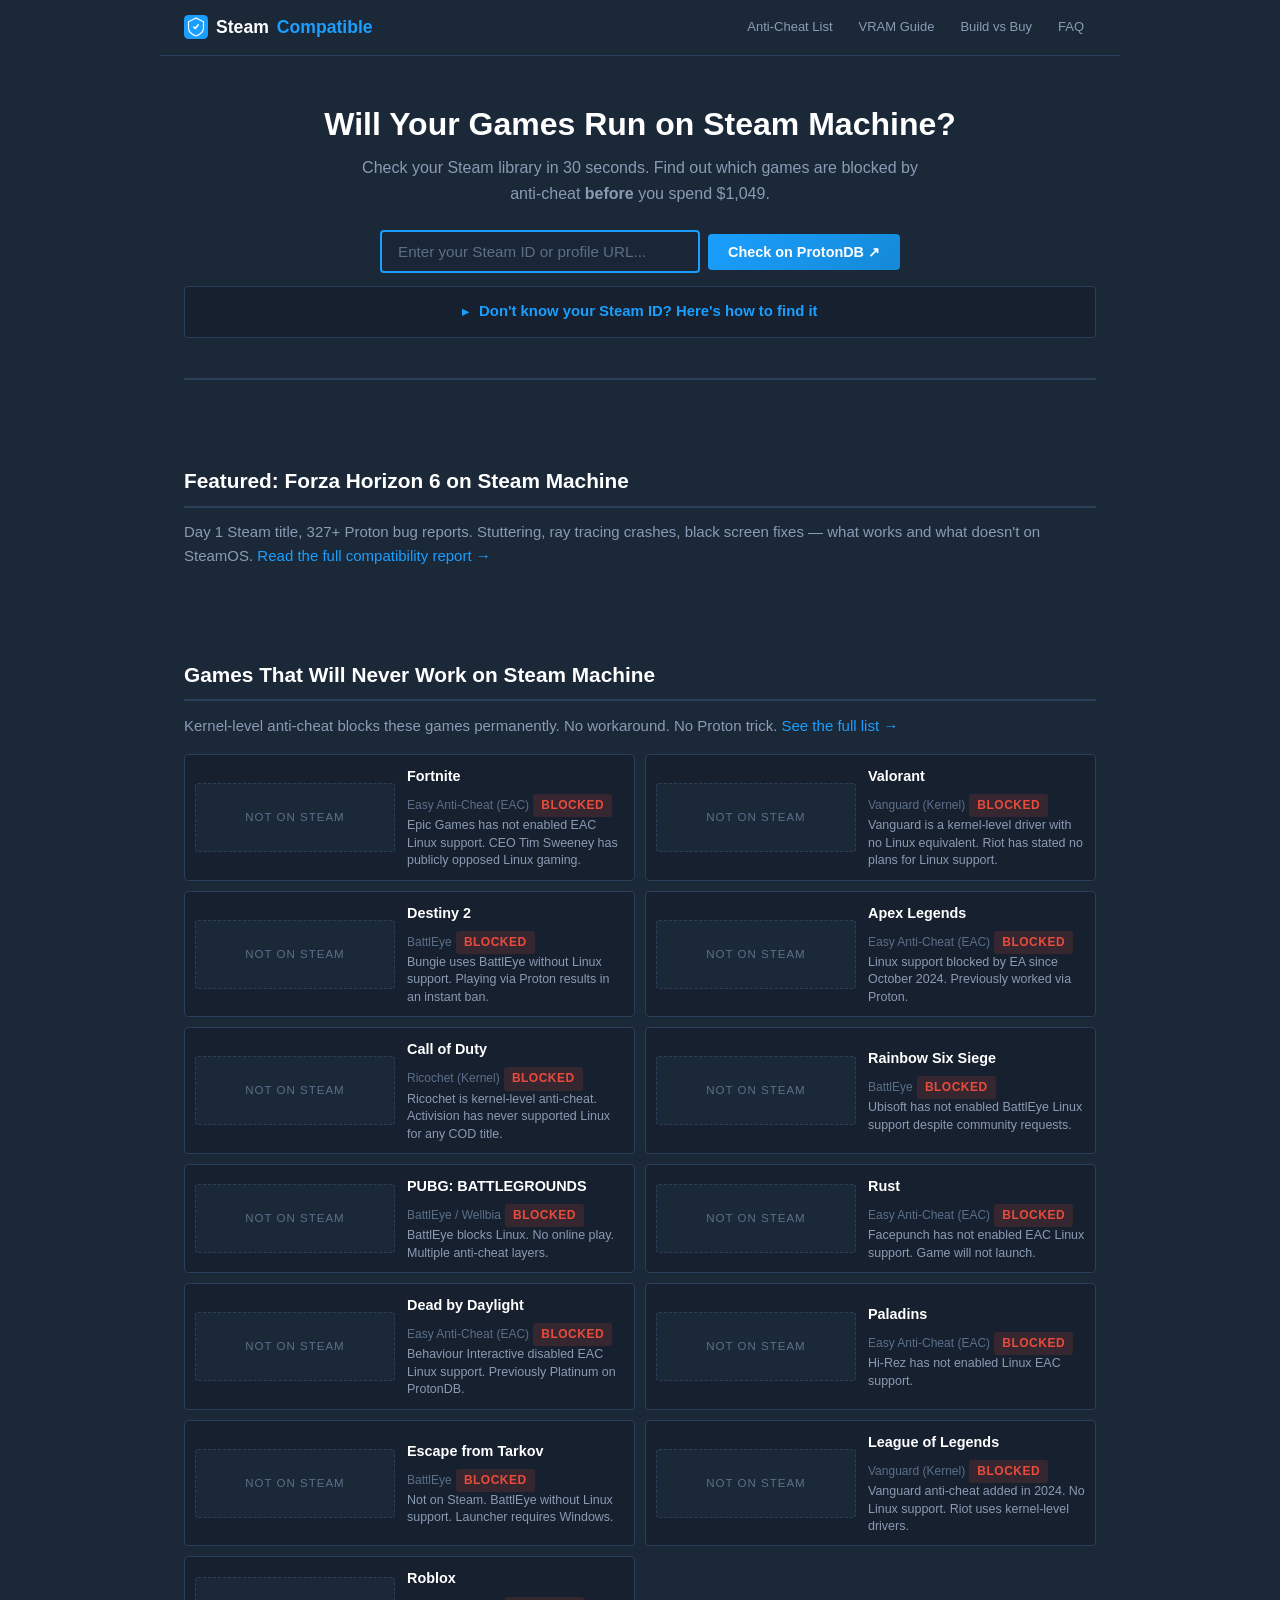
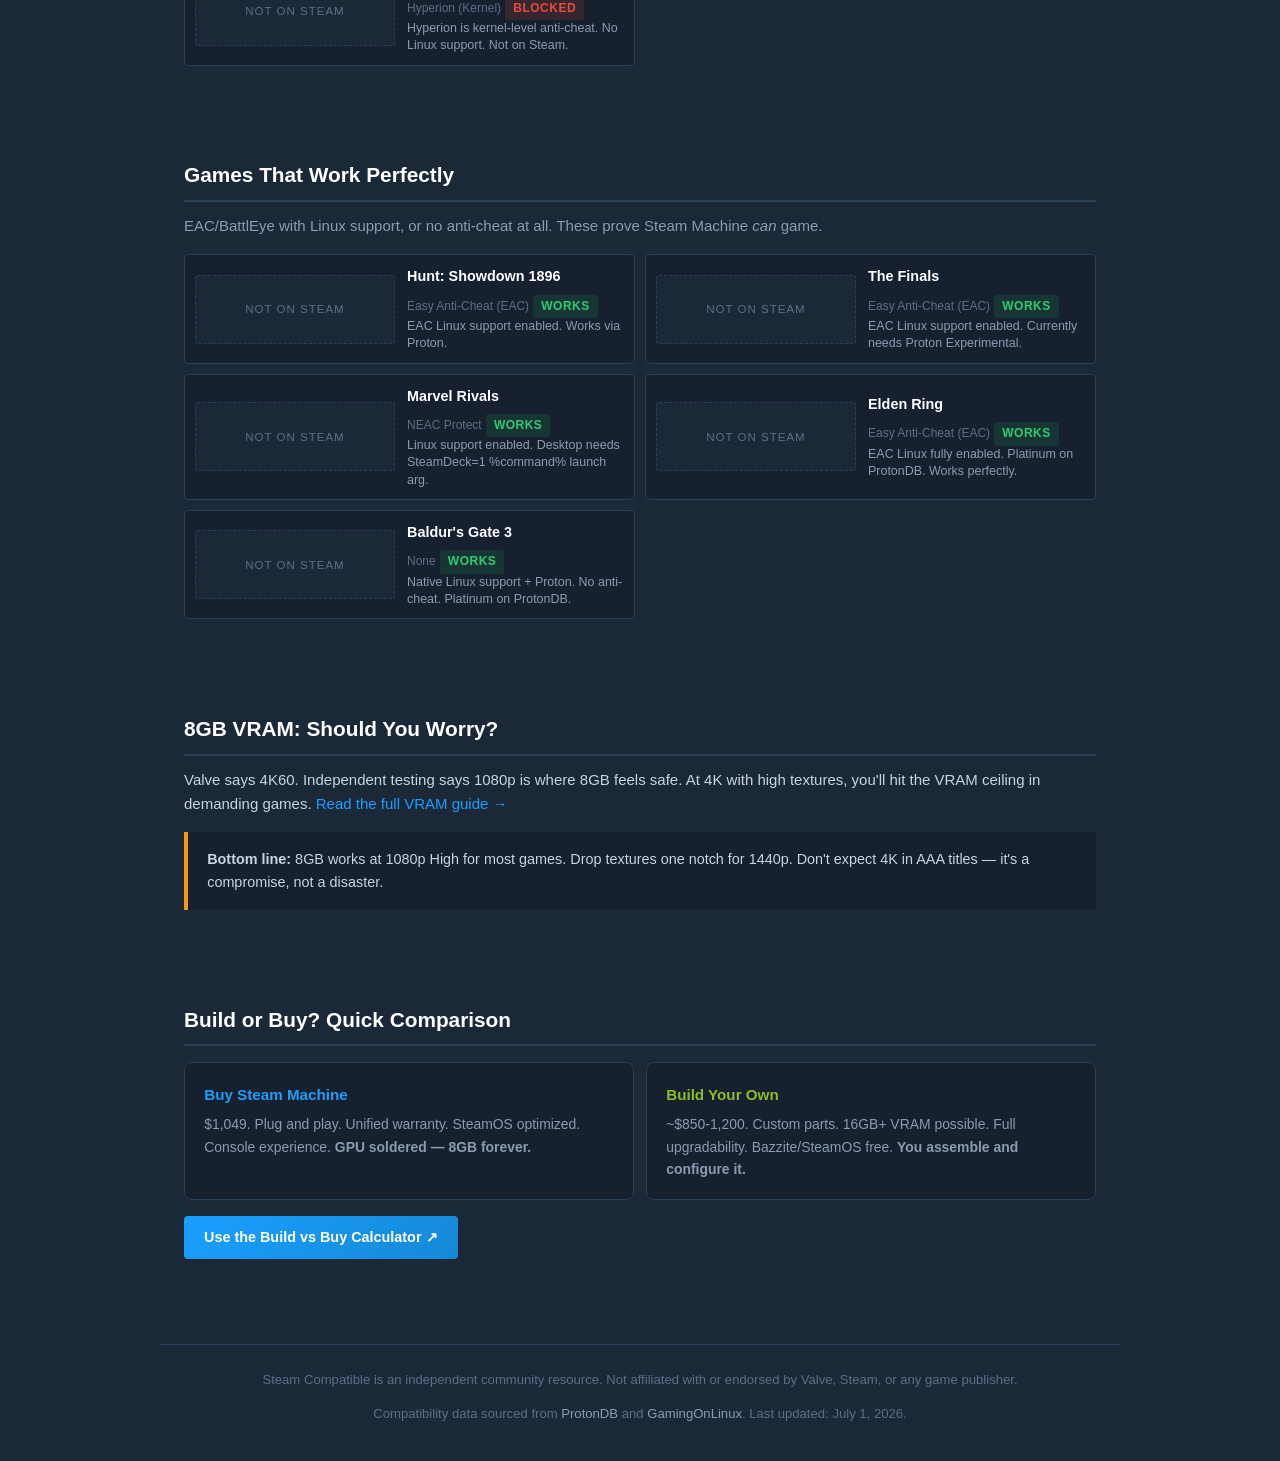
<file: index.html>
<!DOCTYPE html>
<html lang="en">
<head>
<meta charset="UTF-8">
<meta name="viewport" content="width=device-width, initial-scale=1.0">
<title>Steam Machine Compatible Games — Check Your Library Before You Buy</title>
<meta name="description" content="Which games actually run on Valve's Steam Machine? Check compatibility, see the anti-cheat blacklist, and learn if your library survives the Linux transition.">
<meta property="og:title" content="Steam Machine Compatible Games — Check Your Library">
<meta property="og:description" content="Which games run on Steam Machine? Check your Steam library compatibility, see the anti-cheat blacklist, and learn if your games survive.">
<meta property="og:type" content="website">
<meta property="og:url" content="https://steamcompatible.com/">
<meta property="og:site_name" content="Steam Compatible">
<meta name="twitter:card" content="summary_large_image">
<meta name="twitter:title" content="Steam Machine Compatible Games — Check Your Library">
<meta name="twitter:description" content="Check your Steam library compatibility in 30 seconds. See which games are blocked by anti-cheat.">
<meta property="og:image" content="https://steamcompatible.com/assets/og-image.svg">
<meta name="twitter:image" content="https://steamcompatible.com/assets/og-image.svg">
<link rel="canonical" href="https://steamcompatible.com/">
<link rel="icon" type="image/svg+xml" href="/assets/favicon.svg">
<link rel="stylesheet" href="/css/style.css">
<script type="application/ld+json">
{
  "@context": "https://schema.org",
  "@graph": [
    {
      "@type": "Organization",
      "name": "Steam Compatible",
      "url": "https://steamcompatible.com",
      "description": "Independent Steam Machine compatibility checker — anti-cheat blacklist, VRAM guide, build vs buy comparison.",
      "logo": "https://steamcompatible.com/assets/favicon.svg",
      "sameAs": [
        "https://github.com/Jakeshadow/steamcompatible"
      ]
    },
    {
      "@type": "WebSite",
      "url": "https://steamcompatible.com",
      "name": "Steam Compatible",
      "potentialAction": {
        "@type": "SearchAction",
        "target": "https://steamcompatible.com/?q={search_term_string}",
        "query-input": "required name=search_term_string"
      }
    }
  ]
}
</script>
</head>
<body>

<nav class="nav">
  <a href="/" class="nav-logo">
    <svg viewBox="0 0 32 32" width="24" height="24"><rect width="32" height="32" rx="6" fill="#1a9fff"/><path d="M16 4L6 9v8c0 5 4 9 10 11 6-2 10-6 10-11V9L16 4z" fill="none" stroke="#fff" stroke-width="1.5"/><path d="M13 16l2 2 4-5" stroke="#fff" stroke-width="2" fill="none" stroke-linecap="round" stroke-linejoin="round"/></svg>
    Steam <span>Compatible</span>
  </a>
  <div class="nav-links">
    <a href="/anti-cheat/">Anti-Cheat List</a>
    <a href="/vram/">VRAM Guide</a>
    <a href="/build-vs-buy/">Build vs Buy</a>
    <a href="/faq/">FAQ</a>
  </div>
</nav>

<main>

<section class="hero">
  <h1>Will Your Games Run on Steam Machine?</h1>
  <p class="hero-sub">Check your Steam library in 30 seconds. Find out which games are blocked by anti-cheat <strong>before</strong> you spend $1,049.</p>

  <form class="steam-input-wrap" onsubmit="openProtonDB(event)">
    <input type="text" class="steam-input" id="steam-id" placeholder="Enter your Steam ID or profile URL..." autofocus>
    <button type="submit" class="btn-steam">Check on ProtonDB &#8599;</button>
  </form>

  <details class="steam-id-help">
    <summary>Don't know your Steam ID? Here's how to find it</summary>
    <div class="help-content">
      <strong>1.</strong> Open your Steam profile in a browser. The URL looks like:<br>
      <code>steamcommunity.com/id/yourname</code> or <code>steamcommunity.com/profiles/7656119...</code><br>
      <strong>2.</strong> Copy the part after <code>/id/</code> (your custom name) or the long number after <code>/profiles/</code> (your Steam ID 64).<br>
      <strong>3.</strong> Paste it in the box above and hit Enter.<br>
      <span style="color:var(--text-dim);font-size:.8rem;">We don't store your Steam ID. Your library scan happens on ProtonDB's site.</span>
    </div>
  </details>
</section>

<section>
  <h2>Featured: Forza Horizon 6 on Steam Machine</h2>
  <p style="color:var(--text-muted);">Day 1 Steam title, 327+ Proton bug reports. Stuttering, ray tracing crashes, black screen fixes — what works and what doesn't on SteamOS. <a href="/forza-horizon-6/">Read the full compatibility report &#8594;</a></p>
</section>

<section>
  <h2>Games That Will Never Work on Steam Machine</h2>
  <p style="color:var(--text-muted);margin-bottom:1rem;">Kernel-level anti-cheat blocks these games permanently. No workaround. No Proton trick. <a href="/anti-cheat/">See the full list &#8594;</a></p>

  <div class="game-card-grid" id="blocked-cards"></div>
</section>

<section>
  <h2>Games That Work Perfectly</h2>
  <p style="color:var(--text-muted);margin-bottom:1rem;">EAC/BattlEye with Linux support, or no anti-cheat at all. These prove Steam Machine <em>can</em> game.</p>

  <div class="game-card-grid" id="working-cards"></div>
</section>

<section>
  <h2>8GB VRAM: Should You Worry?</h2>
  <p>Valve says 4K60. Independent testing says 1080p is where 8GB feels safe. At 4K with high textures, you'll hit the VRAM ceiling in demanding games. <a href="/vram/">Read the full VRAM guide &#8594;</a></p>
  <div class="callout warn">
    <strong>Bottom line:</strong> 8GB works at 1080p High for most games. Drop textures one notch for 1440p. Don't expect 4K in AAA titles — it's a compromise, not a disaster.
  </div>
</section>

<section>
  <h2>Build or Buy? Quick Comparison</h2>
  <div class="explain-cards">
    <div class="explain-card">
      <h4 style="color:var(--accent);">Buy Steam Machine</h4>
      <p>$1,049. Plug and play. Unified warranty. SteamOS optimized. Console experience. <strong>GPU soldered — 8GB forever.</strong></p>
    </div>
    <div class="explain-card">
      <h4 style="color:var(--accent-green);">Build Your Own</h4>
      <p>~$850-1,200. Custom parts. 16GB+ VRAM possible. Full upgradability. Bazzite/SteamOS free. <strong>You assemble and configure it.</strong></p>
    </div>
  </div>
  <p style="margin-top:1rem;"><a href="/build-vs-buy/" class="btn-steam">Use the Build vs Buy Calculator &#8599;</a></p>
</section>

</main>

<footer class="footer">
  <p>Steam Compatible is an independent community resource. Not affiliated with or endorsed by Valve, Steam, or any game publisher.</p>
  <p style="margin-top:.5rem;">Compatibility data sourced from <a href="https://www.protondb.com/" target="_blank">ProtonDB</a> and <a href="https://www.gamingonlinux.com/anticheat/" target="_blank">GamingOnLinux</a>. Last updated: July 1, 2026.</p>
</footer>

<script src="/js/proton-data.js"></script>
<script>
function openProtonDB(e) {
  e.preventDefault();
  var id = document.getElementById('steam-id').value.trim();
  if (!id) return;
  // Detect if it's a profile URL and extract the ID portion
  var match = id.match(/(?:profiles|id)\/([^\/\s]+)/);
  var steamId = match ? match[1] : id;
  window.open('https://www.protondb.com/explore?selectedFilters=steamLibrary&steamId=' + encodeURIComponent(steamId), '_blank');
}

function fixBrokenImg(el) { el.outerHTML = '<span class="game-placeholder">Not on Steam</span>'; }

function renderCards(games, containerId) {
  var html = '';
  games.forEach(function(g) {
    var badge = g.status === 'blocked' ? '<span class="badge badge-blocked">Blocked</span>'
              : g.status === 'limited' ? '<span class="badge badge-limited">Limited</span>'
              : '<span class="badge badge-works">Works</span>';
    var img = g.appId
      ? '<img src="' + STEAM_CDN + '/' + g.appId + '/header.jpg" alt="' + g.name + '" loading="lazy" onerror="fixBrokenImg(this)">'
      : '<span class="game-placeholder">Not on Steam</span>';
    html += '<div class="game-card">' + img
      + '<div class="game-card-info"><h3>' + g.name + '</h3>'
      + '<span style="font-size:.75rem;color:var(--text-dim);">' + g.antiCheat + '</span> '
      + badge
      + '<div class="reason">' + g.reason + '</div></div></div>';
  });
  document.getElementById(containerId).innerHTML = html;
}

renderCards(TOP_BLOCKED, 'blocked-cards');
renderCards(TOP_WORKING, 'working-cards');
</script>
</body>
</html>
</file>
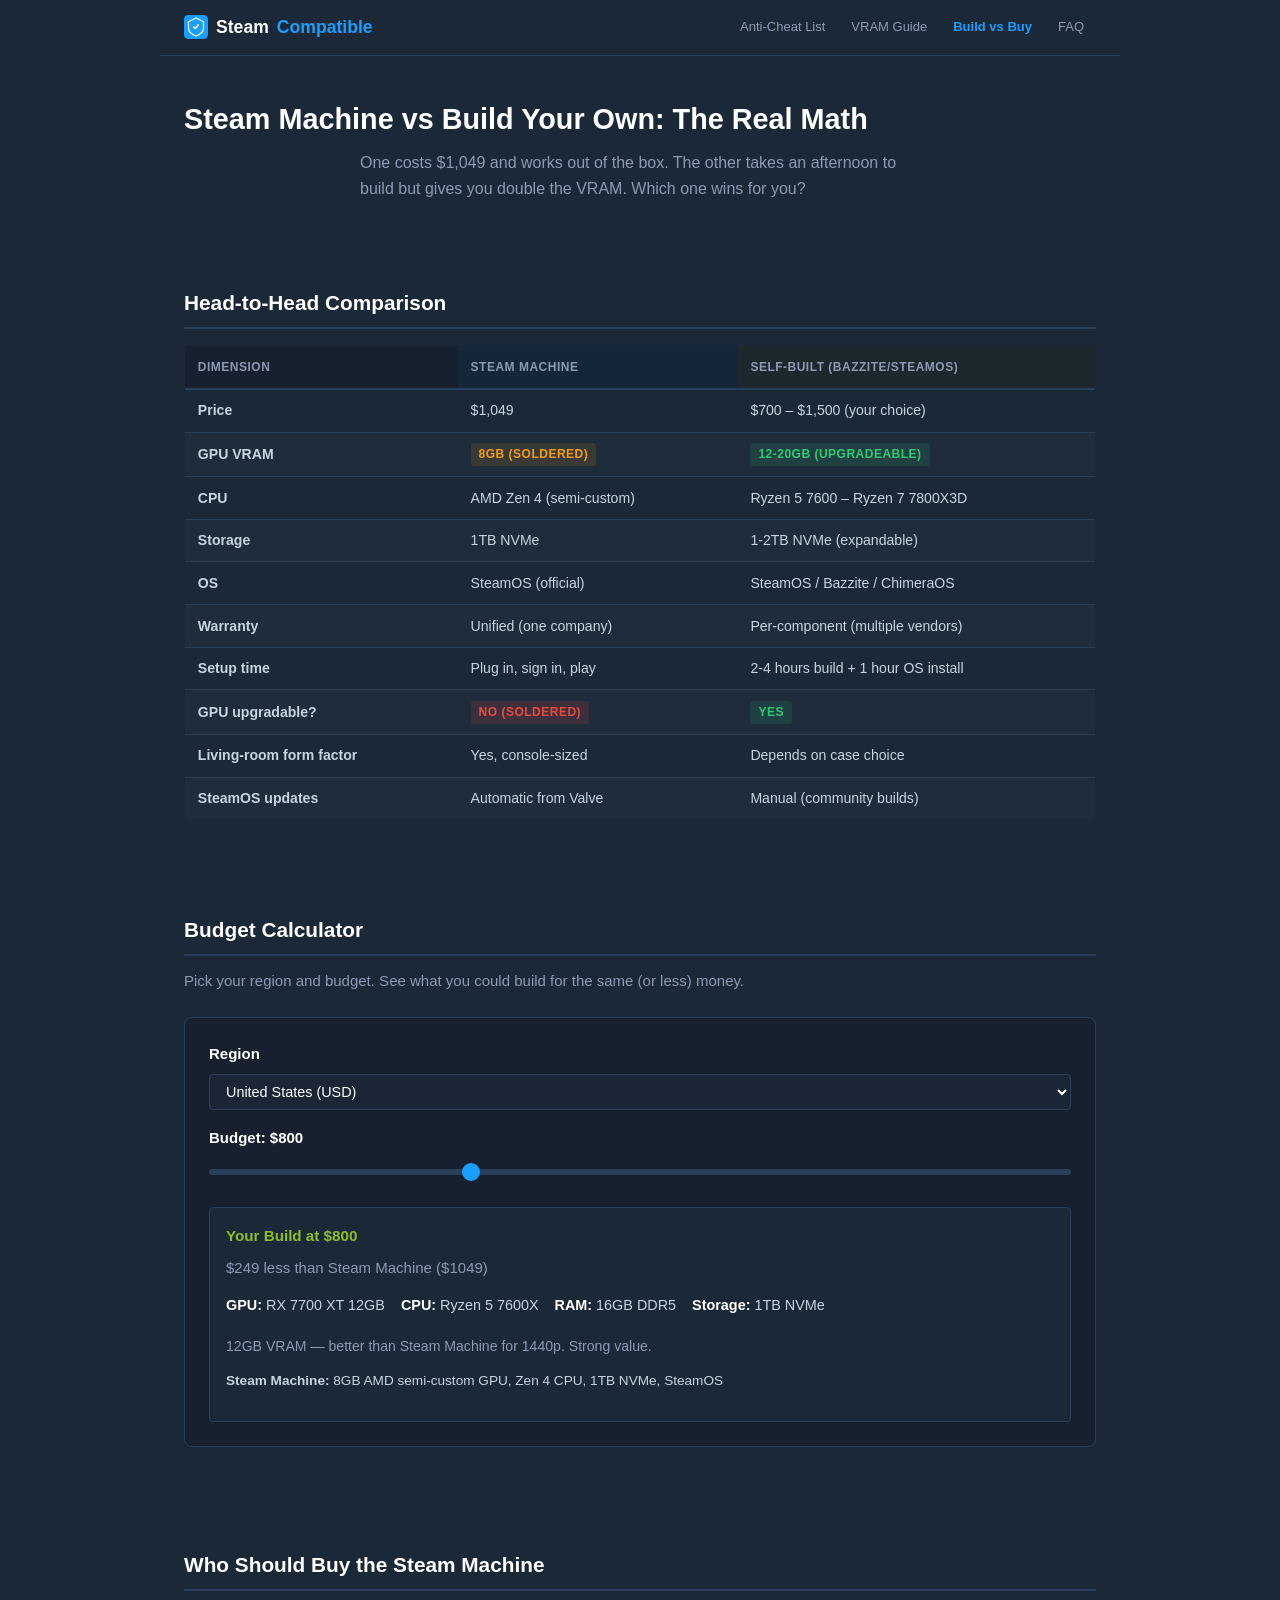
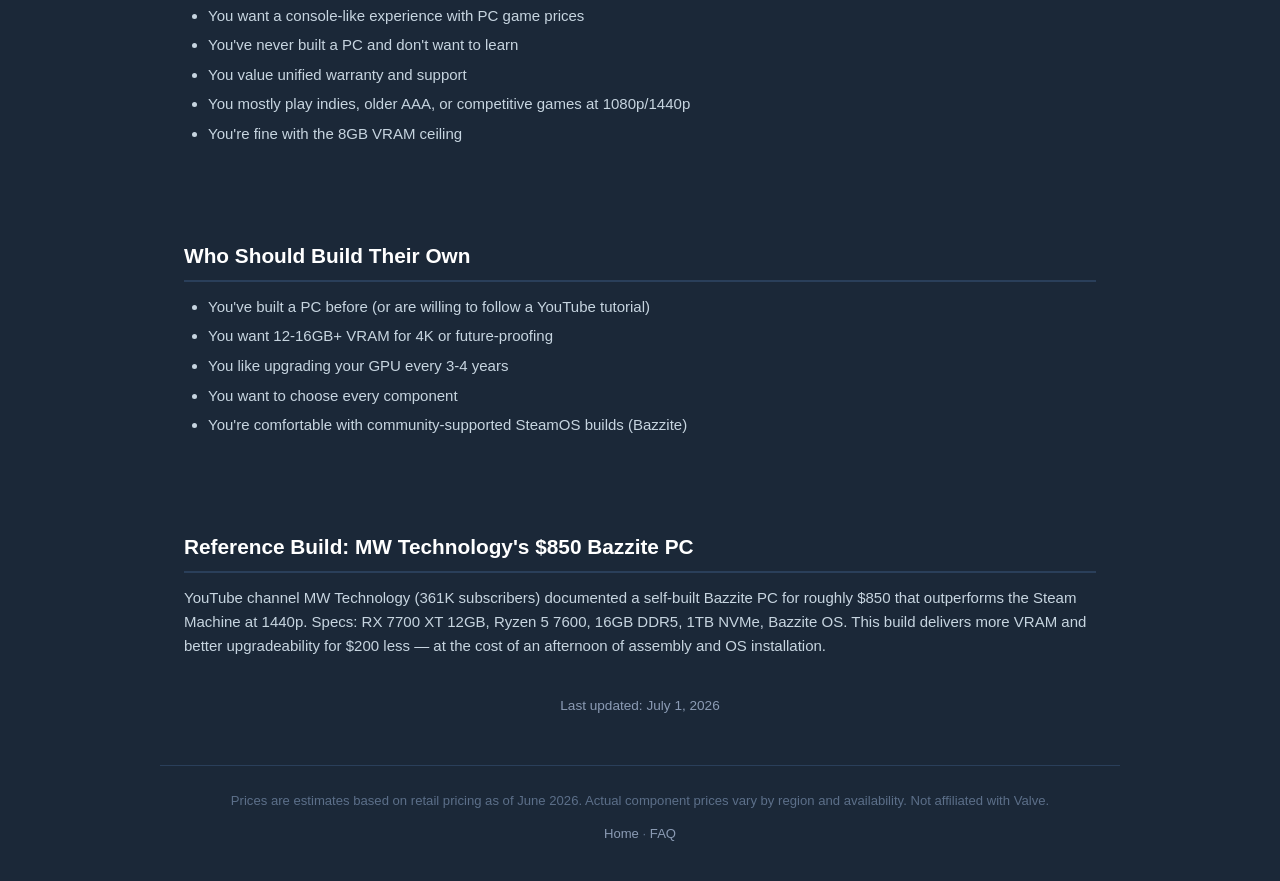
<file: build-vs-buy/index.html>
<!DOCTYPE html>
<html lang="en">
<head>
<meta charset="UTF-8">
<meta name="viewport" content="width=device-width, initial-scale=1.0">
<title>Steam Machine vs Build Your Own PC — Price & Performance Comparison</title>
<meta name="description" content="Should you buy Steam Machine or build your own Linux gaming PC? Compare price, performance, upgradeability, and use our budget calculator.">
<meta property="og:title" content="Steam Machine vs Build Your Own PC — Full Comparison">
<meta property="og:description" content="Buy for $1,049 or build for less? Compare specs, performance, upgrade paths, and use the budget calculator.">
<meta property="og:type" content="website">
<meta property="og:url" content="https://steamcompatible.com/build-vs-buy/">
<meta property="og:site_name" content="Steam Compatible">
<meta name="twitter:card" content="summary_large_image">
<meta name="twitter:title" content="Steam Machine vs Build Your Own PC">
<meta name="twitter:description" content="Build or buy? Compare specs, price, upgradeability. Budget calculator included.">
<meta property="og:image" content="https://steamcompatible.com/assets/og-image.svg">
<meta name="twitter:image" content="https://steamcompatible.com/assets/og-image.svg">
<link rel="canonical" href="https://steamcompatible.com/build-vs-buy/">
<link rel="icon" type="image/svg+xml" href="/assets/favicon.svg">
<link rel="stylesheet" href="/css/style.css">
<script type="application/ld+json">
{
  "@context": "https://schema.org",
  "@graph": [
    {
      "@type": "TechArticle",
      "headline": "Steam Machine vs Build Your Own PC — Price & Performance Comparison",
      "description": "Should you buy Steam Machine or build your own Linux gaming PC? Compare price, performance, upgradeability, and use our budget calculator.",
      "author": { "@type": "Organization", "name": "Steam Compatible" },
      "publisher": { "@type": "Organization", "name": "Steam Compatible" },
      "datePublished": "2026-06-26",
      "dateModified": "2026-07-01",
      "about": "Steam Machine vs custom gaming PC comparison"
    },
    {
      "@type": "BreadcrumbList",
      "itemListElement": [
        { "@type": "ListItem", "position": 1, "name": "Home", "item": "https://steamcompatible.com/" },
        { "@type": "ListItem", "position": 2, "name": "Build vs Buy", "item": "https://steamcompatible.com/build-vs-buy/" }
      ]
    }
  ]
}
</script>
</head>
<body>

<nav class="nav">
  <a href="/" class="nav-logo">
    <svg viewBox="0 0 32 32" width="24" height="24"><rect width="32" height="32" rx="6" fill="#1a9fff"/><path d="M16 4L6 9v8c0 5 4 9 10 11 6-2 10-6 10-11V9L16 4z" fill="none" stroke="#fff" stroke-width="1.5"/><path d="M13 16l2 2 4-5" stroke="#fff" stroke-width="2" fill="none" stroke-linecap="round" stroke-linejoin="round"/></svg>
    Steam <span>Compatible</span>
  </a>
  <div class="nav-links">
    <a href="/anti-cheat/">Anti-Cheat List</a>
    <a href="/vram/">VRAM Guide</a>
    <a href="/build-vs-buy/" class="current">Build vs Buy</a>
    <a href="/faq/">FAQ</a>
  </div>
</nav>

<main>

<div class="page-hero">
  <h1>Steam Machine vs Build Your Own: The Real Math</h1>
  <p class="hero-sub">One costs $1,049 and works out of the box. The other takes an afternoon to build but gives you double the VRAM. Which one wins for you?</p>
</div>

<section>
  <h2>Head-to-Head Comparison</h2>
  <table class="compare-table">
    <thead>
      <tr><th>Dimension</th><th class="buy-col">Steam Machine</th><th class="build-col">Self-Built (Bazzite/SteamOS)</th></tr>
    </thead>
    <tbody>
      <tr><td><strong>Price</strong></td><td>$1,049</td><td>$700 – $1,500 (your choice)</td></tr>
      <tr><td><strong>GPU VRAM</strong></td><td><span class="badge badge-limited">8GB (soldered)</span></td><td><span class="badge badge-works">12-20GB (upgradeable)</span></td></tr>
      <tr><td><strong>CPU</strong></td><td>AMD Zen 4 (semi-custom)</td><td>Ryzen 5 7600 – Ryzen 7 7800X3D</td></tr>
      <tr><td><strong>Storage</strong></td><td>1TB NVMe</td><td>1-2TB NVMe (expandable)</td></tr>
      <tr><td><strong>OS</strong></td><td>SteamOS (official)</td><td>SteamOS / Bazzite / ChimeraOS</td></tr>
      <tr><td><strong>Warranty</strong></td><td>Unified (one company)</td><td>Per-component (multiple vendors)</td></tr>
      <tr><td><strong>Setup time</strong></td><td>Plug in, sign in, play</td><td>2-4 hours build + 1 hour OS install</td></tr>
      <tr><td><strong>GPU upgradable?</strong></td><td><span class="badge badge-blocked">No (soldered)</span></td><td><span class="badge badge-works">Yes</span></td></tr>
      <tr><td><strong>Living-room form factor</strong></td><td>Yes, console-sized</td><td>Depends on case choice</td></tr>
      <tr><td><strong>SteamOS updates</strong></td><td>Automatic from Valve</td><td>Manual (community builds)</td></tr>
    </tbody>
  </table>
</section>

<section>
  <h2>Budget Calculator</h2>
  <p style="color:var(--text-muted);">Pick your region and budget. See what you could build for the same (or less) money.</p>

  <div class="calculator">
    <label for="region">Region</label>
    <select id="region" onchange="updateCalc()">
      <option value="us">United States (USD)</option>
      <option value="uk">United Kingdom (GBP)</option>
      <option value="eu">Europe (EUR)</option>
    </select>

    <label for="budget">Budget: <strong id="budget-label">$800</strong></label>
    <input type="range" id="budget" min="500" max="1500" value="800" step="50" oninput="updateCalc()">

    <div class="calc-output" id="calc-output"></div>
  </div>
</section>

<section>
  <h2>Who Should Buy the Steam Machine</h2>
  <ul>
    <li>You want a console-like experience with PC game prices</li>
    <li>You've never built a PC and don't want to learn</li>
    <li>You value unified warranty and support</li>
    <li>You mostly play indies, older AAA, or competitive games at 1080p/1440p</li>
    <li>You're fine with the 8GB VRAM ceiling</li>
  </ul>
</section>

<section>
  <h2>Who Should Build Their Own</h2>
  <ul>
    <li>You've built a PC before (or are willing to follow a YouTube tutorial)</li>
    <li>You want 12-16GB+ VRAM for 4K or future-proofing</li>
    <li>You like upgrading your GPU every 3-4 years</li>
    <li>You want to choose every component</li>
    <li>You're comfortable with community-supported SteamOS builds (Bazzite)</li>
  </ul>
</section>

<section>
  <h2>Reference Build: MW Technology's $850 Bazzite PC</h2>
  <p>YouTube channel MW Technology (361K subscribers) documented a self-built Bazzite PC for roughly $850 that outperforms the Steam Machine at 1440p. Specs: RX 7700 XT 12GB, Ryzen 5 7600, 16GB DDR5, 1TB NVMe, Bazzite OS. This build delivers more VRAM and better upgradeability for $200 less — at the cost of an afternoon of assembly and OS installation.</p>
</section>

	<p style="color:var(--text-muted);font-size:0.85rem;text-align:center;">Last updated: July 1, 2026</p>
</main>

<footer class="footer">
  <p>Prices are estimates based on retail pricing as of June 2026. Actual component prices vary by region and availability. Not affiliated with Valve.</p>
  <p style="margin-top:.5rem;"><a href="/">Home</a> &middot; <a href="/faq/">FAQ</a></p>
</footer>

<script src="/js/calculator.js"></script>
<script>
function updateCalc() {
  var region = document.getElementById('region').value;
  var budget = parseInt(document.getElementById('budget').value);
  var currency = region === 'us' ? '$' : region === 'uk' ? '£' : '€';
  document.getElementById('budget-label').textContent = currency + budget;

  var smPrice = STEAM_MACHINE_PRICE[region];
  var smPriceStr = currency + smPrice;
  var build = calculateBuild(region, budget);
  var output = document.getElementById('calc-output');

  var diff = smPrice - budget;
  var diffStr = diff > 0 ? (currency + diff + ' less than Steam Machine')
              : diff < 0 ? (currency + Math.abs(diff) + ' more than Steam Machine')
              : 'Same price as Steam Machine';

  output.innerHTML =
    '<h4>Your Build at ' + currency + budget + '</h4>'
    + '<p style="color:var(--text-muted);margin-bottom:.8rem;">' + diffStr + ' (' + smPriceStr + ')</p>'
    + '<div class="spec"><strong>GPU:</strong> ' + build.gpu + '</div>'
    + '<div class="spec"><strong>CPU:</strong> ' + build.cpu + '</div>'
    + '<div class="spec"><strong>RAM:</strong> ' + build.ram + '</div>'
    + '<div class="spec"><strong>Storage:</strong> ' + build.storage + '</div>'
    + '<p style="margin-top:.8rem;font-size:.88rem;color:var(--text-muted);">' + build.note + '</p>'
    + '<p style="margin-top:.8rem;font-size:.85rem;"><strong>Steam Machine:</strong> ' + STEAM_MACHINE_SPEC + '</p>';
}
updateCalc();
</script>
</body>
</html>
</file>
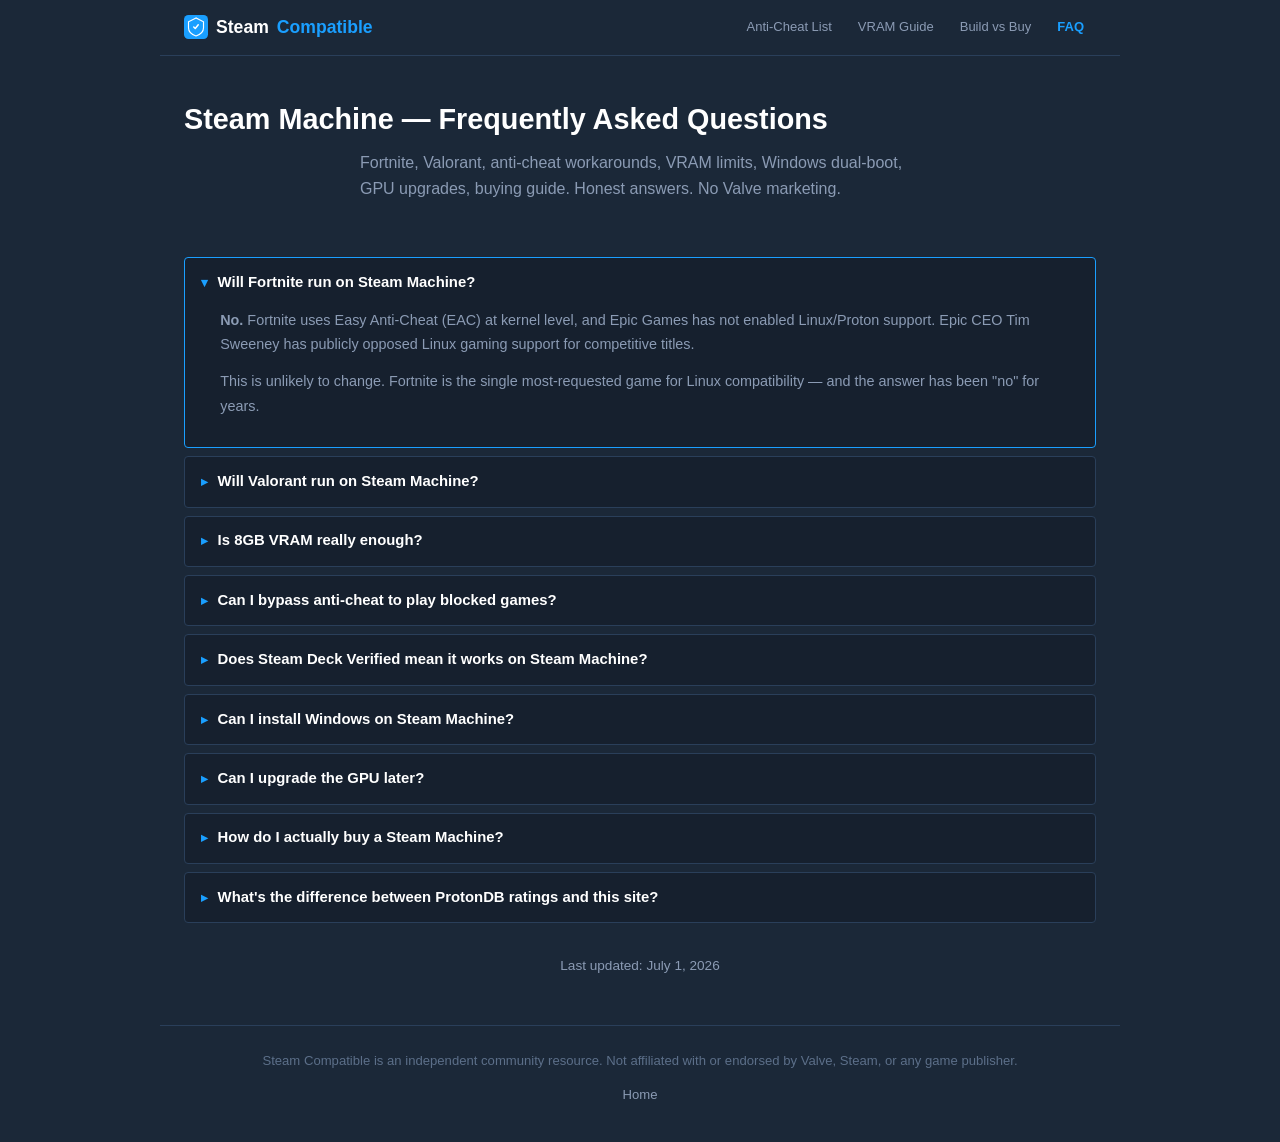
<file: faq/index.html>
<!DOCTYPE html>
<html lang="en">
<head>
<meta charset="UTF-8">
<meta name="viewport" content="width=device-width, initial-scale=1.0">
<title>Steam Machine FAQ — Anti-Cheat, VRAM, Compatibility Questions</title>
<meta name="description" content="Will Fortnite work on Steam Machine? Is 8GB enough? Can I install Windows? Answers to the most common Steam Machine questions.">
<meta property="og:title" content="Steam Machine FAQ — Anti-Cheat, VRAM, Compatibility">
<meta property="og:description" content="Honest answers to the most common Steam Machine questions. Fortnite, Valorant, VRAM, upgradeability, and more.">
<meta property="og:type" content="website">
<meta property="og:url" content="https://steamcompatible.com/faq/">
<meta property="og:site_name" content="Steam Compatible">
<meta name="twitter:card" content="summary_large_image">
<meta name="twitter:title" content="Steam Machine FAQ">
<meta name="twitter:description" content="Honest answers about Steam Machine compatibility, anti-cheat, VRAM, and more.">
<meta property="og:image" content="https://steamcompatible.com/assets/og-image.svg">
<meta name="twitter:image" content="https://steamcompatible.com/assets/og-image.svg">
<link rel="canonical" href="https://steamcompatible.com/faq/">
<link rel="icon" type="image/svg+xml" href="/assets/favicon.svg">
<link rel="stylesheet" href="/css/style.css">
<script type="application/ld+json">
{
  "@context": "https://schema.org",
  "@type": "FAQPage",
  "mainEntity": [
    {
      "@type": "Question",
      "name": "Will Fortnite run on Steam Machine?",
      "acceptedAnswer": {
        "@type": "Answer",
        "text": "No. Fortnite uses Easy Anti-Cheat (EAC) at kernel level, and Epic Games has not enabled Linux/Proton support. Epic CEO Tim Sweeney has publicly opposed Linux gaming support for competitive titles. This is unlikely to change."
      }
    },
    {
      "@type": "Question",
      "name": "Will Valorant run on Steam Machine?",
      "acceptedAnswer": {
        "@type": "Answer",
        "text": "No. Valorant uses Vanguard, Riot's kernel-level anti-cheat driver. Vanguard has no Linux equivalent and Riot has stated they have no plans for Linux support. Valorant is not even on Steam — it uses Riot's own launcher."
      }
    },
    {
      "@type": "Question",
      "name": "Is 8GB VRAM really enough?",
      "acceptedAnswer": {
        "@type": "Answer",
        "text": "At 1080p, yes — for the vast majority of games. At 1440p, you'll need to drop textures one notch in demanding titles. At 4K with high textures in recent AAA games, no — you'll hit the VRAM ceiling. The bigger issue is 2028 and beyond. Games are trending toward 10-12GB minimum. The GPU is soldered — you can't upgrade."
      }
    },
    {
      "@type": "Question",
      "name": "Can I bypass anti-cheat to play blocked games?",
      "acceptedAnswer": {
        "@type": "Answer",
        "text": "No. Kernel-level anti-cheat (Vanguard, Ricochet) requires Windows kernel access — Proton cannot provide this. Attempting to bypass anti-cheat will get your account banned. For EAC and BattlEye games, the anti-cheat can work on Linux — but the developer must enable it."
      }
    },
    {
      "@type": "Question",
      "name": "Does Steam Deck Verified mean it works on Steam Machine?",
      "acceptedAnswer": {
        "@type": "Answer",
        "text": "Yes. Steam Machine and Steam Deck run the same SteamOS and the same Proton compatibility layer. Any game with the green Verified badge on Steam Deck will work identically on Steam Machine. Games marked Playable (yellow) should also work. Games marked Unsupported are almost certainly broken on Steam Machine too."
      }
    },
    {
      "@type": "Question",
      "name": "Can I install Windows on Steam Machine?",
      "acceptedAnswer": {
        "@type": "Answer",
        "text": "Almost certainly yes. The Steam Machine uses standard AMD x86 hardware. You can wipe SteamOS and install Windows — at which point it becomes a standard gaming PC and anti-cheat games will work. But you'll lose the console-like SteamOS experience and need to pay for a Windows license."
      }
    },
    {
      "@type": "Question",
      "name": "Can I upgrade the GPU later?",
      "acceptedAnswer": {
        "@type": "Answer",
        "text": "No. The Steam Machine uses a soldered semi-custom AMD chip. The GPU is not a removable graphics card — it's part of the main board. The 8GB VRAM you buy is the 8GB you're stuck with for the life of the device. This is the single biggest hardware limitation."
      }
    },
    {
      "@type": "Question",
      "name": "How do I actually buy a Steam Machine?",
      "acceptedAnswer": {
        "@type": "Answer",
        "text": "Valve is using a randomized reservation system through the Steam store. You must have a Steam account in good standing that made at least one purchase before April 2026. Availability is limited initially — not everyone who registers will get a reservation."
      }
    }
  ]
}
</script>
</head>
<body>

<nav class="nav">
  <a href="/" class="nav-logo">
    <svg viewBox="0 0 32 32" width="24" height="24"><rect width="32" height="32" rx="6" fill="#1a9fff"/><path d="M16 4L6 9v8c0 5 4 9 10 11 6-2 10-6 10-11V9L16 4z" fill="none" stroke="#fff" stroke-width="1.5"/><path d="M13 16l2 2 4-5" stroke="#fff" stroke-width="2" fill="none" stroke-linecap="round" stroke-linejoin="round"/></svg>
    Steam <span>Compatible</span>
  </a>
  <div class="nav-links">
    <a href="/anti-cheat/">Anti-Cheat List</a>
    <a href="/vram/">VRAM Guide</a>
    <a href="/build-vs-buy/">Build vs Buy</a>
    <a href="/faq/" class="current">FAQ</a>
  </div>
</nav>

<main>

<div class="page-hero">
  <h1>Steam Machine — Frequently Asked Questions</h1>
  <p class="hero-sub">Fortnite, Valorant, anti-cheat workarounds, VRAM limits, Windows dual-boot, GPU upgrades, buying guide. Honest answers. No Valve marketing.</p>
</div>

<section>
  <details open>
    <summary>Will Fortnite run on Steam Machine?</summary>
    <div class="answer">
      <p><strong>No.</strong> Fortnite uses Easy Anti-Cheat (EAC) at kernel level, and Epic Games has not enabled Linux/Proton support. Epic CEO Tim Sweeney has publicly opposed Linux gaming support for competitive titles.</p>
      <p>This is unlikely to change. Fortnite is the single most-requested game for Linux compatibility — and the answer has been "no" for years.</p>
    </div>
  </details>

  <details>
    <summary>Will Valorant run on Steam Machine?</summary>
    <div class="answer">
      <p><strong>No.</strong> Valorant uses Vanguard, Riot's kernel-level anti-cheat driver. Vanguard has no Linux equivalent and Riot has stated they have no plans for Linux support.</p>
      <p>Valorant is not even on Steam — it uses Riot's own launcher. Between the anti-cheat and the launcher, there is no path to running Valorant on SteamOS.</p>
    </div>
  </details>

  <details>
    <summary>Is 8GB VRAM really enough?</summary>
    <div class="answer">
      <p><strong>At 1080p, yes — for the vast majority of games.</strong> At 1440p, you'll need to drop textures one notch in demanding titles. At 4K with high textures in recent AAA games, no — you'll hit the VRAM ceiling.</p>
      <p>The bigger issue is 2028 and beyond. Games are trending toward 10-12GB minimum. The GPU is soldered — you can't upgrade. <a href="/vram/">Read the full VRAM guide &#8594;</a></p>
    </div>
  </details>

  <details>
    <summary>Can I bypass anti-cheat to play blocked games?</summary>
    <div class="answer">
      <p><strong>No.</strong> There are three levels to this answer:</p>
      <p><strong>1. Technically impossible:</strong> Kernel-level anti-cheat (Vanguard, Ricochet) requires Windows kernel access. Proton cannot provide this. There is no workaround.</p>
      <p><strong>2. Risk of ban:</strong> Attempting to bypass anti-cheat — even if technically possible — will get your account banned. Most games with anti-cheat explicitly ban Linux/VM users detected trying to circumvent protections.</p>
      <p><strong>3. Developer choice:</strong> For EAC and BattlEye games, the anti-cheat <em>can</em> work on Linux — but the developer must enable it. Your best bet is asking the developer to flip the switch, not trying to bypass it.</p>
    </div>
  </details>

  <details>
    <summary>Does Steam Deck Verified mean it works on Steam Machine?</summary>
    <div class="answer">
      <p><strong>Yes.</strong> Steam Machine and Steam Deck run the same SteamOS and the same Proton compatibility layer. Any game with the green "Verified" badge on Steam Deck will work identically on Steam Machine.</p>
      <p>Games marked "Playable" (yellow) should also work, but may have minor issues. Games marked "Unsupported" are almost certainly broken on Steam Machine too.</p>
      <p>Use Steam Deck compatibility ratings as a reliable proxy until Steam Machine-specific ratings exist.</p>
    </div>
  </details>

  <details>
    <summary>Can I install Windows on Steam Machine?</summary>
    <div class="answer">
      <p><strong>Almost certainly yes.</strong> The Steam Machine uses standard AMD x86 hardware. You should be able to wipe SteamOS and install Windows — at which point it becomes a standard gaming PC and anti-cheat games will work.</p>
      <p>But: you'll lose the console-like SteamOS experience (Big Picture Mode, quick resume, automatic updates), and you'll need to pay for a Windows license. If you plan to run Windows, ask yourself why you're buying a Steam Machine instead of a gaming PC.</p>
    </div>
  </details>

  <details>
    <summary>Can I upgrade the GPU later?</summary>
    <div class="answer">
      <p><strong>No.</strong> The Steam Machine uses a soldered semi-custom AMD chip. The GPU is not a removable graphics card — it's part of the main board. The 8GB VRAM you buy is the 8GB you're stuck with for the life of the device.</p>
      <p>This is the single biggest hardware limitation of the Steam Machine. If upgradeability matters to you, <a href="/build-vs-buy/">build your own PC instead &#8594;</a></p>
    </div>
  </details>

  <details>
    <summary>How do I actually buy a Steam Machine?</summary>
    <div class="answer">
      <p>Valve is using a randomized reservation system. Here's what we know:</p>
      <ul>
        <li><strong>Registration:</strong> Through the Steam store. You must have a Steam account in good standing that made at least one purchase before April 2026.</li>
        <li><strong>Date:</strong> Reservations open June 30, 2026.</li>
        <li><strong>Price:</strong> $1,049 USD.</li>
        <li><strong>Lesson from Steam Controller:</strong> The Steam Controller sold out instantly. Bots and scalpers were involved. Valve responded with account restrictions and reservation queues. Expect similar demand for the Steam Machine — don't count on getting one on launch day.</li>
      </ul>
    </div>
  </details>

  <details>
    <summary>What's the difference between ProtonDB ratings and this site?</summary>
    <div class="answer">
      <p>ProtonDB tells you <strong>how well</strong> a game runs (Platinum/Gold/Silver/Bronze/Borked). We focus on <strong>whether it runs at all</strong> from an anti-cheat perspective. A game can be ProtonDB Platinum (perfect performance) but still blocked because the developer disabled Linux anti-cheat support.</p>
      <p>Use both: check ProtonDB for general compatibility, and check our <a href="/anti-cheat/">anti-cheat list</a> for competitive games.</p>
    </div>
  </details>
</section>

<p style="color:var(--text-muted);font-size:0.85rem;text-align:center;">Last updated: July 1, 2026</p>
</main>

<footer class="footer">
  <p>Steam Compatible is an independent community resource. Not affiliated with or endorsed by Valve, Steam, or any game publisher.</p>
  <p style="margin-top:.5rem;"><a href="/">Home</a></p>
</footer>
</body>
</html>
</file>
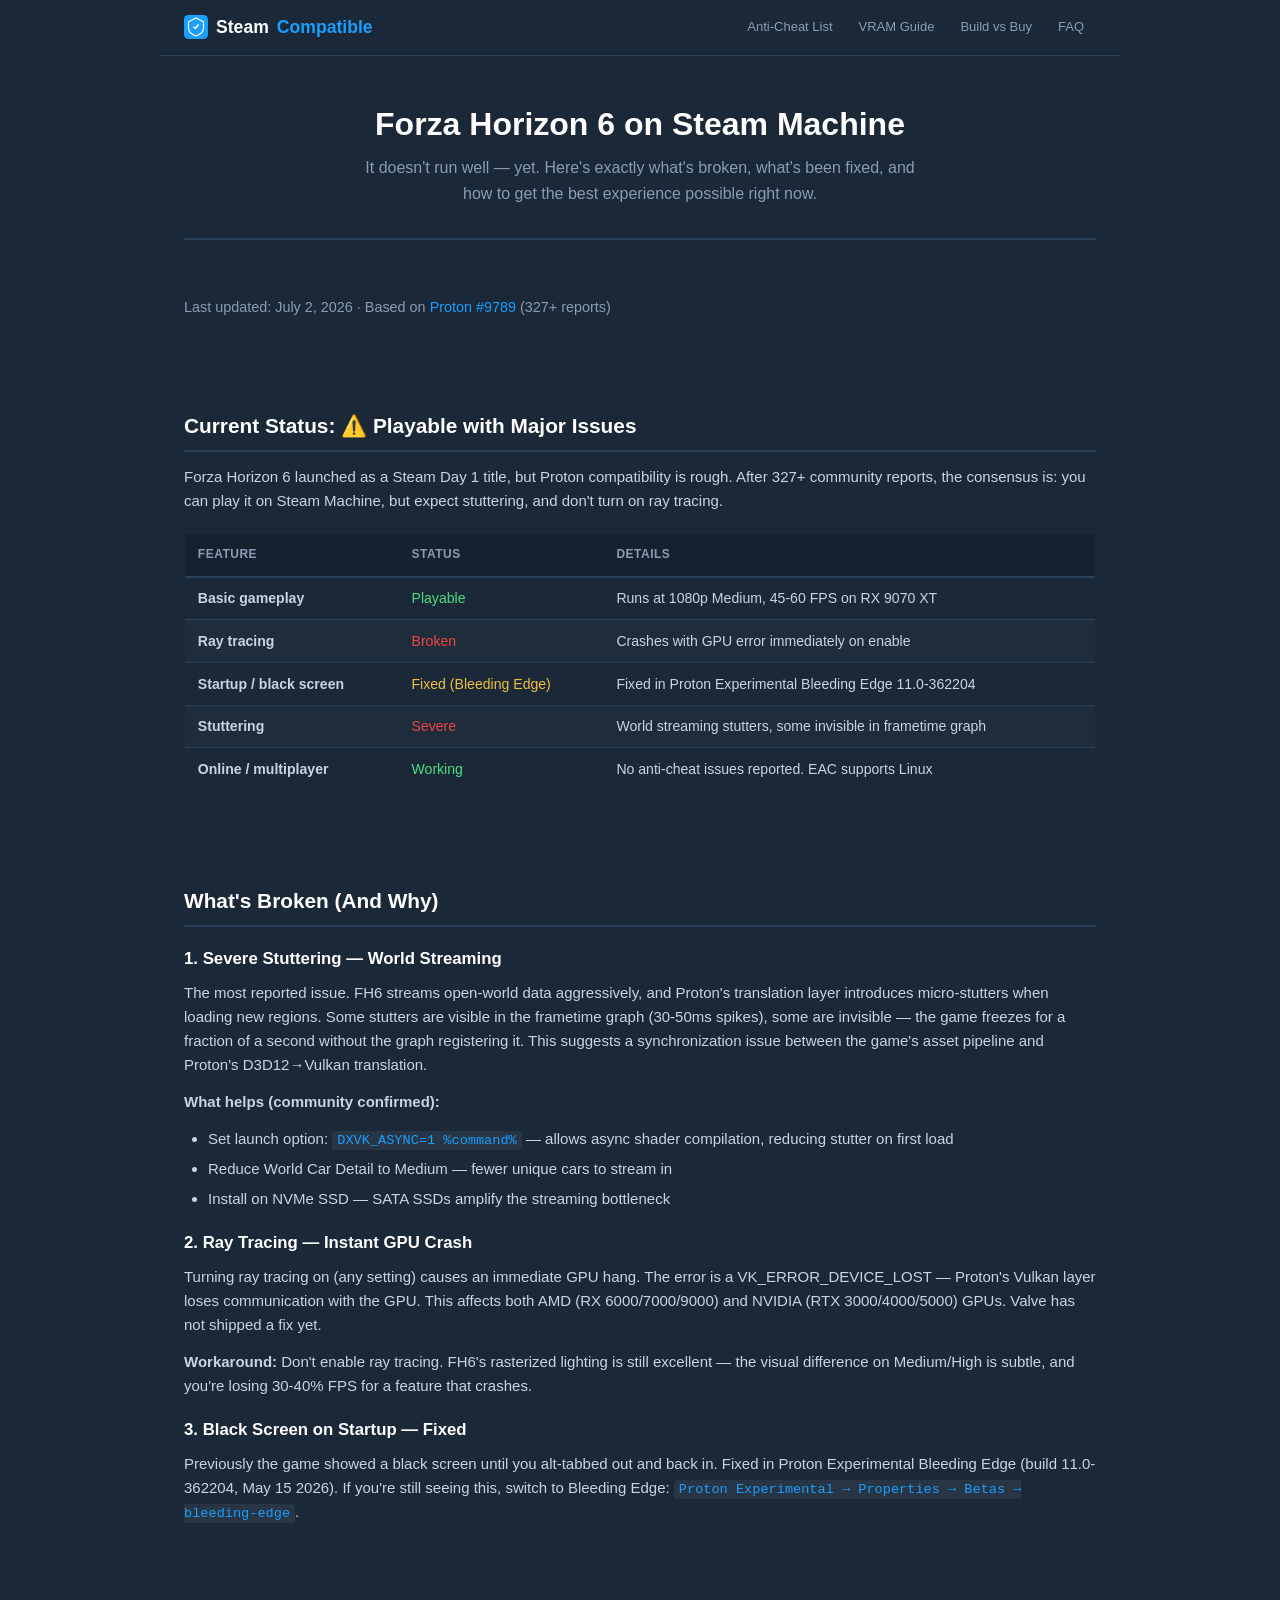
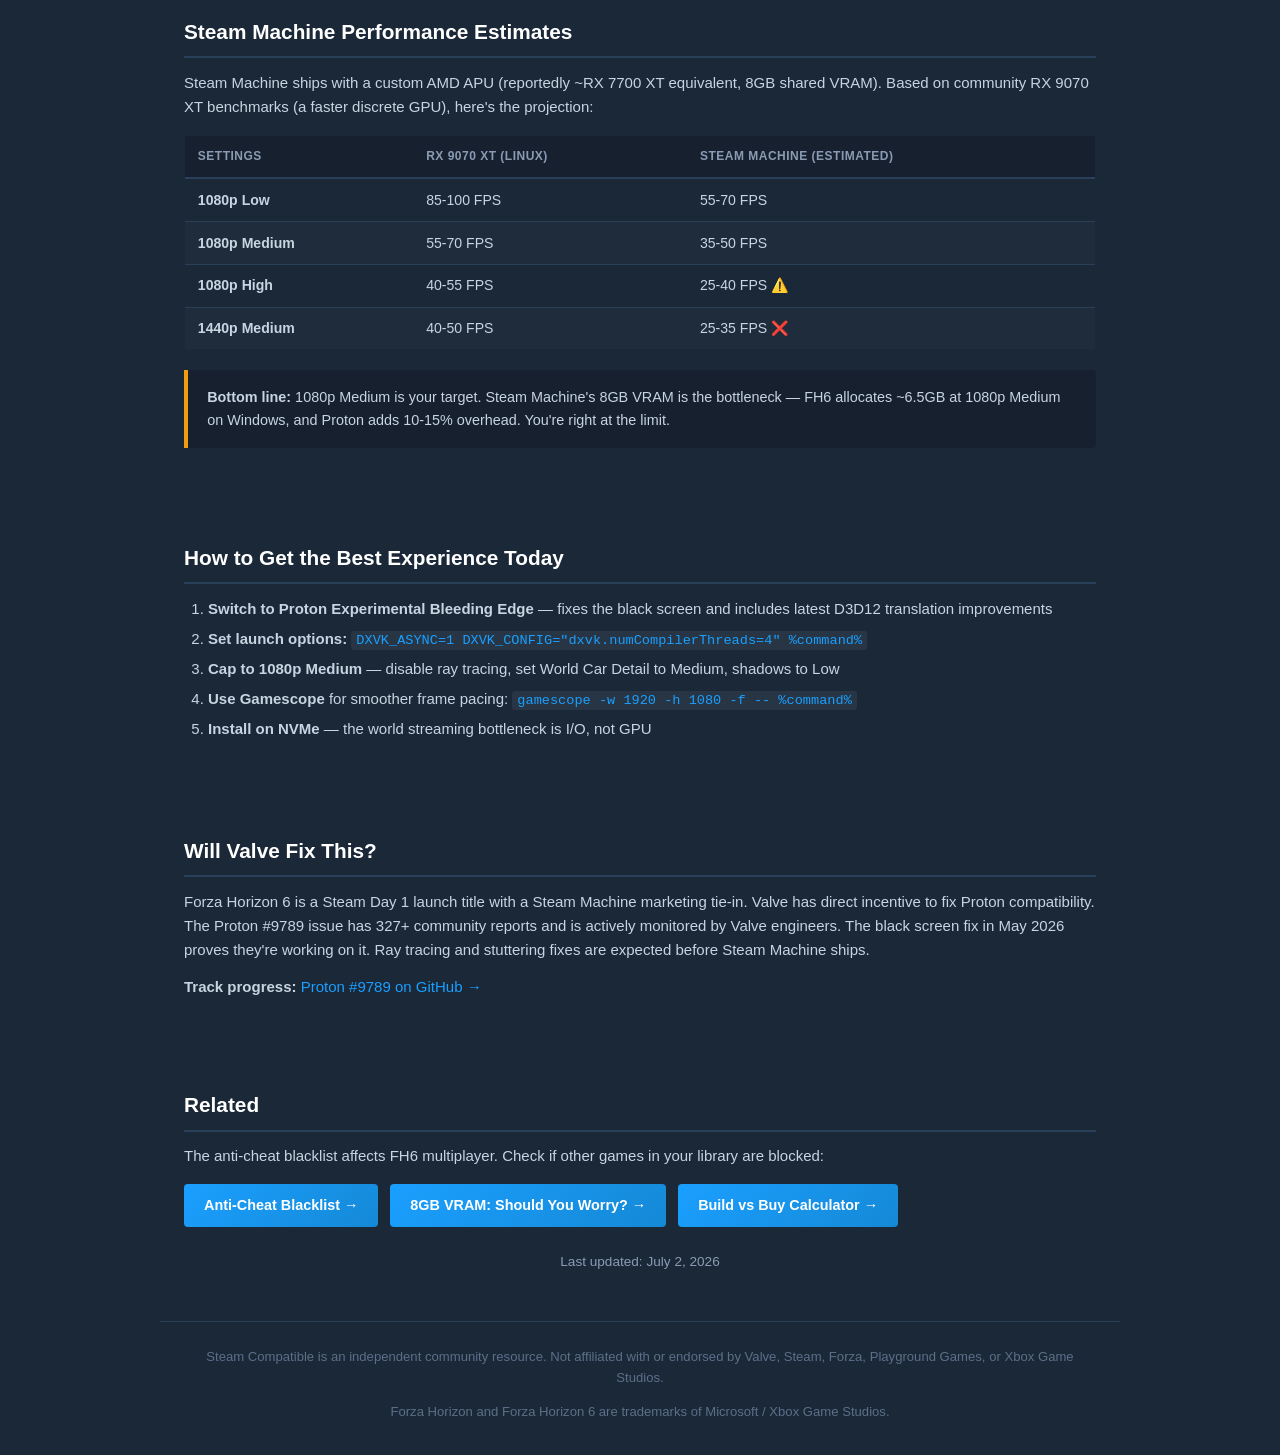
<file: forza-horizon-6/index.html>
<!DOCTYPE html>
<html lang="en">
<head>
<meta charset="UTF-8">
<meta name="viewport" content="width=device-width, initial-scale=1.0">
<title>Forza Horizon 6 on Steam Machine — What Works, What Doesn't</title>
<meta name="description" content="Forza Horizon 6 Proton compatibility — severe stuttering, ray tracing crashes, black screen fix. What's broken and what works on Steam Machine / SteamOS.">
<meta property="og:title" content="Forza Horizon 6 on Steam Machine — Compatibility Report">
<meta property="og:description" content="Forza Horizon 6 has 327+ Proton bug reports. Here's what's broken, what works, and how to get it running on Steam Machine.">
<meta property="og:type" content="article">
<meta property="og:url" content="https://steamcompatible.com/forza-horizon-6/">
<meta property="og:site_name" content="Steam Compatible">
<meta name="twitter:card" content="summary_large_image">
<meta name="twitter:title" content="Forza Horizon 6 on Steam Machine — Compatibility Report">
<meta name="twitter:description" content="Severe stuttering, RT crashes, black screen. 327+ reports. Workarounds inside.">
<meta property="og:image" content="https://steamcompatible.com/assets/og-image.svg">
<meta name="twitter:image" content="https://steamcompatible.com/assets/og-image.svg">
<link rel="canonical" href="https://steamcompatible.com/forza-horizon-6/">
<link rel="icon" type="image/svg+xml" href="/assets/favicon.svg">
<link rel="stylesheet" href="/css/style.css">
<script type="application/ld+json">
{
  "@context": "https://schema.org",
  "@graph": [
    {
      "@type": "TechArticle",
      "headline": "Forza Horizon 6 on Steam Machine — What Works, What Doesn't (2026)",
      "description": "Complete Proton compatibility report for Forza Horizon 6 on SteamOS / Steam Machine. Stuttering fixes, ray tracing crash workaround, black screen on startup, and expected performance.",
      "author": { "@type": "Organization", "name": "Steam Compatible" },
      "publisher": { "@type": "Organization", "name": "Steam Compatible" },
      "datePublished": "2026-07-02",
      "dateModified": "2026-07-02",
      "about": "Forza Horizon 6 compatibility on Steam Machine and SteamOS via Proton"
    },
    {
      "@type": "BreadcrumbList",
      "itemListElement": [
        { "@type": "ListItem", "position": 1, "name": "Home", "item": "https://steamcompatible.com/" },
        { "@type": "ListItem", "position": 2, "name": "Forza Horizon 6 Compatibility", "item": "https://steamcompatible.com/forza-horizon-6/" }
      ]
    }
  ]
}
</script>
</head>
<body>

<nav class="nav">
  <a href="/" class="nav-logo">
    <svg viewBox="0 0 32 32" width="24" height="24"><rect width="32" height="32" rx="6" fill="#1a9fff"/><path d="M16 4L6 9v8c0 5 4 9 10 11 6-2 10-6 10-11V9L16 4z" fill="none" stroke="#fff" stroke-width="1.5"/><path d="M13 16l2 2 4-5" stroke="#fff" stroke-width="2" fill="none" stroke-linecap="round" stroke-linejoin="round"/></svg>
    Steam <span>Compatible</span>
  </a>
  <div class="nav-links">
    <a href="/anti-cheat/">Anti-Cheat List</a>
    <a href="/vram/">VRAM Guide</a>
    <a href="/build-vs-buy/">Build vs Buy</a>
    <a href="/faq/">FAQ</a>
  </div>
</nav>

<main>

<section class="hero">
  <h1>Forza Horizon 6 on Steam Machine</h1>
  <p class="hero-sub">It doesn't run well — yet. Here's exactly what's broken, what's been fixed, and how to get the best experience possible right now.</p>
</section>

<section>
  <p style="color:var(--text-muted);font-size:0.9rem;">Last updated: July 2, 2026 · Based on <a href="https://github.com/ValveSoftware/Proton/issues/9789" target="_blank" rel="noopener">Proton #9789</a> (327+ reports)</p>
</section>

<section>
  <h2>Current Status: ⚠️ Playable with Major Issues</h2>
  <p>Forza Horizon 6 launched as a Steam Day 1 title, but Proton compatibility is rough. After 327+ community reports, the consensus is: you can play it on Steam Machine, but expect stuttering, and don't turn on ray tracing.</p>

  <div class="table-wrap" style="margin-top:20px;">
    <table>
      <thead>
        <tr><th>Feature</th><th>Status</th><th>Details</th></tr>
      </thead>
      <tbody>
        <tr><td><strong>Basic gameplay</strong></td><td><span style="color:#4ade80;">Playable</span></td><td>Runs at 1080p Medium, 45-60 FPS on RX 9070 XT</td></tr>
        <tr><td><strong>Ray tracing</strong></td><td><span style="color:#ef4444;">Broken</span></td><td>Crashes with GPU error immediately on enable</td></tr>
        <tr><td><strong>Startup / black screen</strong></td><td><span style="color:#f0c040;">Fixed (Bleeding Edge)</span></td><td>Fixed in Proton Experimental Bleeding Edge 11.0-362204</td></tr>
        <tr><td><strong>Stuttering</strong></td><td><span style="color:#ef4444;">Severe</span></td><td>World streaming stutters, some invisible in frametime graph</td></tr>
        <tr><td><strong>Online / multiplayer</strong></td><td><span style="color:#4ade80;">Working</span></td><td>No anti-cheat issues reported. EAC supports Linux</td></tr>
      </tbody>
    </table>
  </div>
</section>

<section>
  <h2>What's Broken (And Why)</h2>

  <h3>1. Severe Stuttering — World Streaming</h3>
  <p>The most reported issue. FH6 streams open-world data aggressively, and Proton's translation layer introduces micro-stutters when loading new regions. Some stutters are visible in the frametime graph (30-50ms spikes), some are invisible — the game freezes for a fraction of a second without the graph registering it. This suggests a synchronization issue between the game's asset pipeline and Proton's D3D12→Vulkan translation.</p>
  <p><strong>What helps (community confirmed):</strong></p>
  <ul>
    <li>Set launch option: <code>DXVK_ASYNC=1 %command%</code> — allows async shader compilation, reducing stutter on first load</li>
    <li>Reduce World Car Detail to Medium — fewer unique cars to stream in</li>
    <li>Install on NVMe SSD — SATA SSDs amplify the streaming bottleneck</li>
  </ul>

  <h3>2. Ray Tracing — Instant GPU Crash</h3>
  <p>Turning ray tracing on (any setting) causes an immediate GPU hang. The error is a VK_ERROR_DEVICE_LOST — Proton's Vulkan layer loses communication with the GPU. This affects both AMD (RX 6000/7000/9000) and NVIDIA (RTX 3000/4000/5000) GPUs. Valve has not shipped a fix yet.</p>
  <p><strong>Workaround:</strong> Don't enable ray tracing. FH6's rasterized lighting is still excellent — the visual difference on Medium/High is subtle, and you're losing 30-40% FPS for a feature that crashes.</p>

  <h3>3. Black Screen on Startup — Fixed</h3>
  <p>Previously the game showed a black screen until you alt-tabbed out and back in. Fixed in Proton Experimental Bleeding Edge (build 11.0-362204, May 15 2026). If you're still seeing this, switch to Bleeding Edge: <code>Proton Experimental → Properties → Betas → bleeding-edge</code>.</p>
</section>

<section>
  <h2>Steam Machine Performance Estimates</h2>
  <p>Steam Machine ships with a custom AMD APU (reportedly ~RX 7700 XT equivalent, 8GB shared VRAM). Based on community RX 9070 XT benchmarks (a faster discrete GPU), here's the projection:</p>

  <div class="table-wrap">
    <table>
      <thead>
        <tr><th>Settings</th><th>RX 9070 XT (Linux)</th><th>Steam Machine (Estimated)</th></tr>
      </thead>
      <tbody>
        <tr><td><strong>1080p Low</strong></td><td>85-100 FPS</td><td>55-70 FPS</td></tr>
        <tr><td><strong>1080p Medium</strong></td><td>55-70 FPS</td><td>35-50 FPS</td></tr>
        <tr><td><strong>1080p High</strong></td><td>40-55 FPS</td><td>25-40 FPS ⚠️</td></tr>
        <tr><td><strong>1440p Medium</strong></td><td>40-50 FPS</td><td>25-35 FPS ❌</td></tr>
      </tbody>
    </table>
  </div>
  <div class="callout warn" style="margin-top:20px;">
    <strong>Bottom line:</strong> 1080p Medium is your target. Steam Machine's 8GB VRAM is the bottleneck — FH6 allocates ~6.5GB at 1080p Medium on Windows, and Proton adds 10-15% overhead. You're right at the limit.
  </div>
</section>

<section>
  <h2>How to Get the Best Experience Today</h2>
  <ol>
    <li><strong>Switch to Proton Experimental Bleeding Edge</strong> — fixes the black screen and includes latest D3D12 translation improvements</li>
    <li><strong>Set launch options:</strong> <code>DXVK_ASYNC=1 DXVK_CONFIG="dxvk.numCompilerThreads=4" %command%</code></li>
    <li><strong>Cap to 1080p Medium</strong> — disable ray tracing, set World Car Detail to Medium, shadows to Low</li>
    <li><strong>Use Gamescope</strong> for smoother frame pacing: <code>gamescope -w 1920 -h 1080 -f -- %command%</code></li>
    <li><strong>Install on NVMe</strong> — the world streaming bottleneck is I/O, not GPU</li>
  </ol>
</section>

<section>
  <h2>Will Valve Fix This?</h2>
  <p>Forza Horizon 6 is a Steam Day 1 launch title with a Steam Machine marketing tie-in. Valve has direct incentive to fix Proton compatibility. The Proton #9789 issue has 327+ community reports and is actively monitored by Valve engineers. The black screen fix in May 2026 proves they're working on it. Ray tracing and stuttering fixes are expected before Steam Machine ships.</p>
  <p><strong>Track progress:</strong> <a href="https://github.com/ValveSoftware/Proton/issues/9789" target="_blank" rel="noopener">Proton #9789 on GitHub →</a></p>
</section>

<section>
  <h2>Related</h2>
  <p>The anti-cheat blacklist affects FH6 multiplayer. Check if other games in your library are blocked:</p>
  <div style="display:flex;flex-wrap:wrap;gap:12px;margin-top:16px;">
    <a href="/anti-cheat/" class="btn-steam">Anti-Cheat Blacklist →</a>
    <a href="/vram/" class="btn-steam">8GB VRAM: Should You Worry? →</a>
    <a href="/build-vs-buy/" class="btn-steam">Build vs Buy Calculator →</a>
  </div>
</section>

<p style="color:var(--text-muted);font-size:0.85rem;text-align:center;">Last updated: July 2, 2026</p>

</main>

<footer class="footer">
  <p>Steam Compatible is an independent community resource. Not affiliated with or endorsed by Valve, Steam, Forza, Playground Games, or Xbox Game Studios.</p>
  <p>Forza Horizon and Forza Horizon 6 are trademarks of Microsoft / Xbox Game Studios.</p>
</footer>

</body>
</html>
</file>
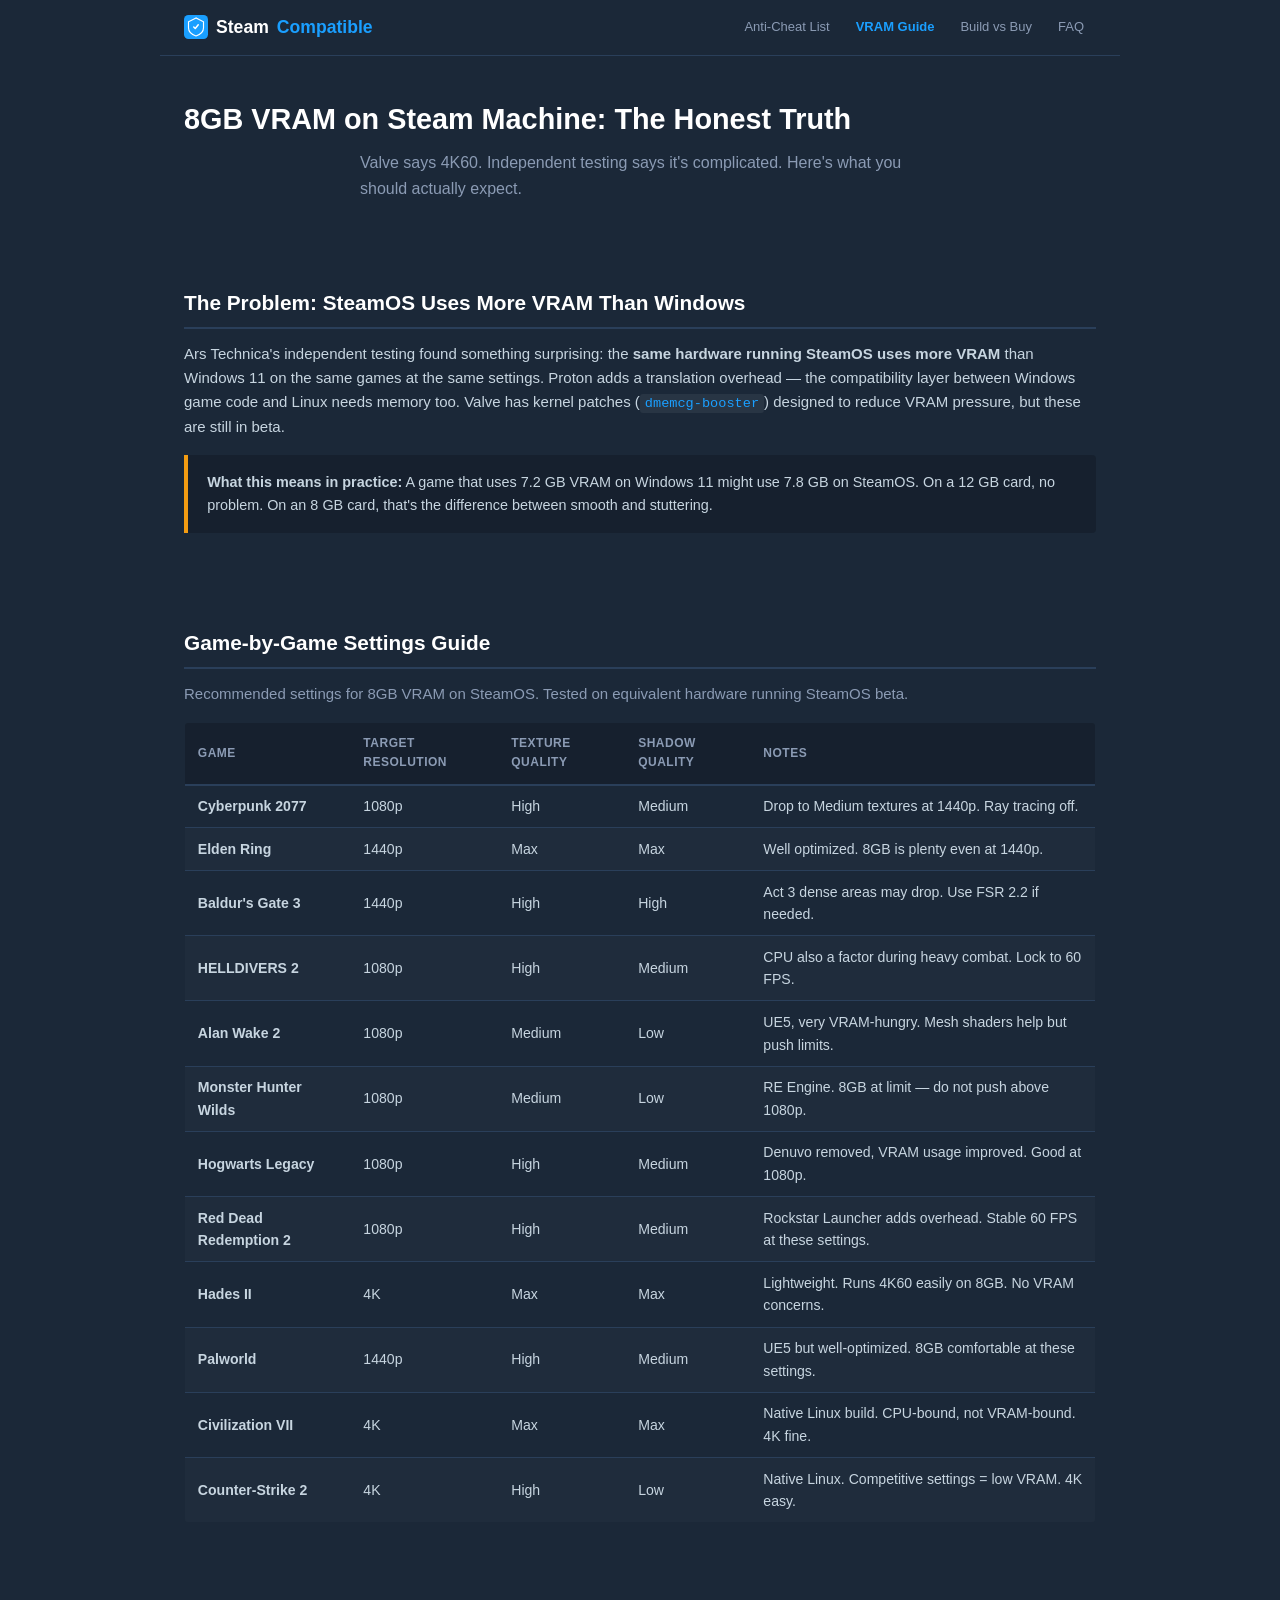
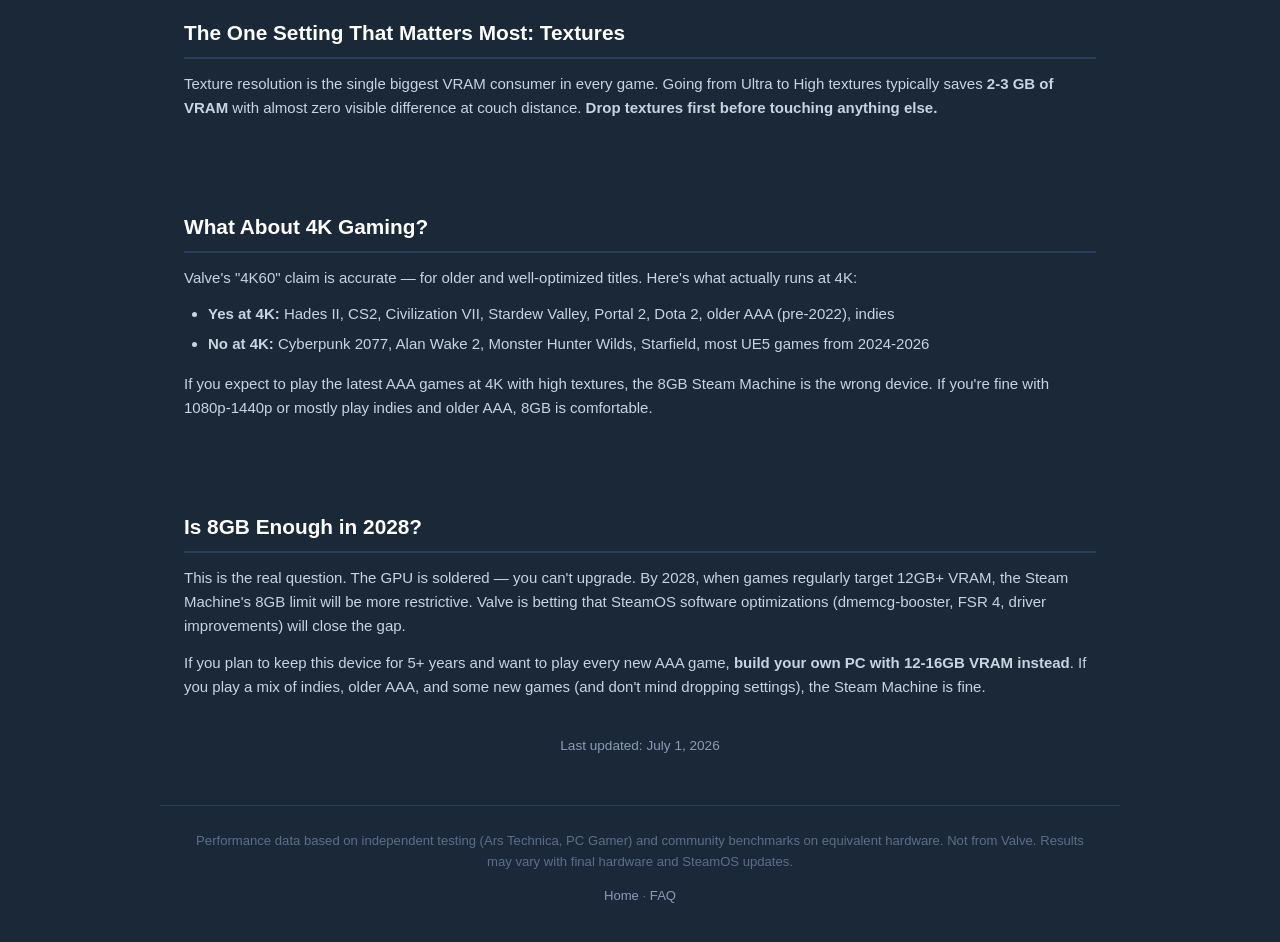
<file: vram/index.html>
<!DOCTYPE html>
<html lang="en">
<head>
<meta charset="UTF-8">
<meta name="viewport" content="width=device-width, initial-scale=1.0">
<title>8GB VRAM on Steam Machine — What You Can Actually Play at 4K</title>
<meta name="description" content="Is 8GB VRAM enough for Steam Machine? See real game-by-game benchmarks, recommended settings per title, and honest answers about 4K gaming on 8GB.">
<meta property="og:title" content="8GB VRAM on Steam Machine — Honest Performance Guide">
<meta property="og:description" content="Is 8GB enough? Real game-by-game settings recommendations. What runs at 4K, what doesn't, and why Valve's VRAM bet might pay off.">
<meta property="og:type" content="website">
<meta property="og:url" content="https://steamcompatible.com/vram/">
<meta property="og:site_name" content="Steam Compatible">
<meta name="twitter:card" content="summary_large_image">
<meta name="twitter:title" content="8GB VRAM on Steam Machine — Honest Performance Guide">
<meta name="twitter:description" content="Game-by-game settings guide for 8GB VRAM. What runs at 4K, what needs 1080p, and every setting worth tweaking.">
<meta property="og:image" content="https://steamcompatible.com/assets/og-image.svg">
<meta name="twitter:image" content="https://steamcompatible.com/assets/og-image.svg">
<link rel="canonical" href="https://steamcompatible.com/vram/">
<link rel="icon" type="image/svg+xml" href="/assets/favicon.svg">
<link rel="stylesheet" href="/css/style.css">
<script type="application/ld+json">
{
  "@context": "https://schema.org",
  "@graph": [
    {
      "@type": "TechArticle",
      "headline": "8GB VRAM on Steam Machine — Honest Performance Guide",
      "description": "Is 8GB VRAM enough for Steam Machine? Real game-by-game benchmarks, recommended settings per title, and honest answers about 4K gaming on 8GB.",
      "author": { "@type": "Organization", "name": "Steam Compatible" },
      "publisher": { "@type": "Organization", "name": "Steam Compatible" },
      "datePublished": "2026-06-26",
      "dateModified": "2026-07-01",
      "about": "Steam Machine VRAM performance"
    },
    {
      "@type": "BreadcrumbList",
      "itemListElement": [
        { "@type": "ListItem", "position": 1, "name": "Home", "item": "https://steamcompatible.com/" },
        { "@type": "ListItem", "position": 2, "name": "VRAM Guide", "item": "https://steamcompatible.com/vram/" }
      ]
    }
  ]
}
</script>
</head>
<body>

<nav class="nav">
  <a href="/" class="nav-logo">
    <svg viewBox="0 0 32 32" width="24" height="24"><rect width="32" height="32" rx="6" fill="#1a9fff"/><path d="M16 4L6 9v8c0 5 4 9 10 11 6-2 10-6 10-11V9L16 4z" fill="none" stroke="#fff" stroke-width="1.5"/><path d="M13 16l2 2 4-5" stroke="#fff" stroke-width="2" fill="none" stroke-linecap="round" stroke-linejoin="round"/></svg>
    Steam <span>Compatible</span>
  </a>
  <div class="nav-links">
    <a href="/anti-cheat/">Anti-Cheat List</a>
    <a href="/vram/" class="current">VRAM Guide</a>
    <a href="/build-vs-buy/">Build vs Buy</a>
    <a href="/faq/">FAQ</a>
  </div>
</nav>

<main>

<div class="page-hero">
  <h1>8GB VRAM on Steam Machine: The Honest Truth</h1>
  <p class="hero-sub">Valve says 4K60. Independent testing says it's complicated. Here's what you should actually expect.</p>
</div>

<section>
  <h2>The Problem: SteamOS Uses More VRAM Than Windows</h2>
  <p>Ars Technica's independent testing found something surprising: the <strong>same hardware running SteamOS uses more VRAM</strong> than Windows 11 on the same games at the same settings. Proton adds a translation overhead — the compatibility layer between Windows game code and Linux needs memory too. Valve has kernel patches (<code>dmemcg-booster</code>) designed to reduce VRAM pressure, but these are still in beta.</p>

  <div class="callout warn">
    <strong>What this means in practice:</strong> A game that uses 7.2 GB VRAM on Windows 11 might use 7.8 GB on SteamOS. On a 12 GB card, no problem. On an 8 GB card, that's the difference between smooth and stuttering.
  </div>
</section>

<section>
  <h2>Game-by-Game Settings Guide</h2>
  <p style="color:var(--text-muted);margin-bottom:1rem;">Recommended settings for 8GB VRAM on SteamOS. Tested on equivalent hardware running SteamOS beta.</p>

  <table>
    <thead>
      <tr>
        <th>Game</th>
        <th>Target Resolution</th>
        <th>Texture Quality</th>
        <th>Shadow Quality</th>
        <th>Notes</th>
      </tr>
    </thead>
    <tbody>
      <tr>
        <td><strong>Cyberpunk 2077</strong></td>
        <td>1080p</td>
        <td>High</td>
        <td>Medium</td>
        <td>Drop to Medium textures at 1440p. Ray tracing off.</td>
      </tr>
      <tr>
        <td><strong>Elden Ring</strong></td>
        <td>1440p</td>
        <td>Max</td>
        <td>Max</td>
        <td>Well optimized. 8GB is plenty even at 1440p.</td>
      </tr>
      <tr>
        <td><strong>Baldur's Gate 3</strong></td>
        <td>1440p</td>
        <td>High</td>
        <td>High</td>
        <td>Act 3 dense areas may drop. Use FSR 2.2 if needed.</td>
      </tr>
      <tr>
        <td><strong>HELLDIVERS 2</strong></td>
        <td>1080p</td>
        <td>High</td>
        <td>Medium</td>
        <td>CPU also a factor during heavy combat. Lock to 60 FPS.</td>
      </tr>
      <tr>
        <td><strong>Alan Wake 2</strong></td>
        <td>1080p</td>
        <td>Medium</td>
        <td>Low</td>
        <td>UE5, very VRAM-hungry. Mesh shaders help but push limits.</td>
      </tr>
      <tr>
        <td><strong>Monster Hunter Wilds</strong></td>
        <td>1080p</td>
        <td>Medium</td>
        <td>Low</td>
        <td>RE Engine. 8GB at limit — do not push above 1080p.</td>
      </tr>
      <tr>
        <td><strong>Hogwarts Legacy</strong></td>
        <td>1080p</td>
        <td>High</td>
        <td>Medium</td>
        <td>Denuvo removed, VRAM usage improved. Good at 1080p.</td>
      </tr>
      <tr>
        <td><strong>Red Dead Redemption 2</strong></td>
        <td>1080p</td>
        <td>High</td>
        <td>Medium</td>
        <td>Rockstar Launcher adds overhead. Stable 60 FPS at these settings.</td>
      </tr>
      <tr>
        <td><strong>Hades II</strong></td>
        <td>4K</td>
        <td>Max</td>
        <td>Max</td>
        <td>Lightweight. Runs 4K60 easily on 8GB. No VRAM concerns.</td>
      </tr>
      <tr>
        <td><strong>Palworld</strong></td>
        <td>1440p</td>
        <td>High</td>
        <td>Medium</td>
        <td>UE5 but well-optimized. 8GB comfortable at these settings.</td>
      </tr>
      <tr>
        <td><strong>Civilization VII</strong></td>
        <td>4K</td>
        <td>Max</td>
        <td>Max</td>
        <td>Native Linux build. CPU-bound, not VRAM-bound. 4K fine.</td>
      </tr>
      <tr>
        <td><strong>Counter-Strike 2</strong></td>
        <td>4K</td>
        <td>High</td>
        <td>Low</td>
        <td>Native Linux. Competitive settings = low VRAM. 4K easy.</td>
      </tr>
    </tbody>
  </table>
</section>

<section>
  <h2>The One Setting That Matters Most: Textures</h2>
  <p>Texture resolution is the single biggest VRAM consumer in every game. Going from Ultra to High textures typically saves <strong>2-3 GB of VRAM</strong> with almost zero visible difference at couch distance. <strong>Drop textures first before touching anything else.</strong></p>
</section>

<section>
  <h2>What About 4K Gaming?</h2>
  <p>Valve's "4K60" claim is accurate — for older and well-optimized titles. Here's what actually runs at 4K:</p>
  <ul>
    <li><strong>Yes at 4K:</strong> Hades II, CS2, Civilization VII, Stardew Valley, Portal 2, Dota 2, older AAA (pre-2022), indies</li>
    <li><strong>No at 4K:</strong> Cyberpunk 2077, Alan Wake 2, Monster Hunter Wilds, Starfield, most UE5 games from 2024-2026</li>
  </ul>
  <p>If you expect to play the latest AAA games at 4K with high textures, the 8GB Steam Machine is the wrong device. If you're fine with 1080p-1440p or mostly play indies and older AAA, 8GB is comfortable.</p>
</section>

<section>
  <h2>Is 8GB Enough in 2028?</h2>
  <p>This is the real question. The GPU is soldered — you can't upgrade. By 2028, when games regularly target 12GB+ VRAM, the Steam Machine's 8GB limit will be more restrictive. Valve is betting that SteamOS software optimizations (dmemcg-booster, FSR 4, driver improvements) will close the gap.</p>
  <p>If you plan to keep this device for 5+ years and want to play every new AAA game, <strong>build your own PC with 12-16GB VRAM instead</strong>. If you play a mix of indies, older AAA, and some new games (and don't mind dropping settings), the Steam Machine is fine.</p>
</section>

	<p style="color:var(--text-muted);font-size:0.85rem;text-align:center;">Last updated: July 1, 2026</p>
</main>

<footer class="footer">
  <p>Performance data based on independent testing (Ars Technica, PC Gamer) and community benchmarks on equivalent hardware. Not from Valve. Results may vary with final hardware and SteamOS updates.</p>
  <p style="margin-top:.5rem;"><a href="/">Home</a> &middot; <a href="/faq/">FAQ</a></p>
</footer>
</body>
</html>
</file>
<file: css/style.css>
/* === Design Tokens — Steam Dark Theme === */
:root {
  --bg: #1b2838;
  --bg-card: #16202e;
  --bg-hover: #213043;
  --bg-input: #1a2636;
  --accent: #1a9fff;
  --accent-hover: #47b0ff;
  --accent-green: #8cbf26;
  --accent-green-dim: #5c7e10;
  --text: #c7d5e0;
  --text-bright: #ffffff;
  --text-muted: #8b9bb4;
  --text-dim: #5c6f89;
  --danger: #e74c3c;
  --danger-bg: rgba(231, 76, 60, 0.15);
  --warn: #f39c12;
  --warn-bg: rgba(243, 156, 18, 0.12);
  --ok: #2ecc71;
  --ok-bg: rgba(46, 204, 113, 0.12);
  --border: #2a3f5a;
  --border-light: #344b6c;
  --radius: 4px;
  --radius-lg: 8px;
  --max-w: 960px;
  --font: Arial, Helvetica, sans-serif;
  --font-display: 'Motiva Sans', Arial, Helvetica, sans-serif;
}

*, *::before, *::after { box-sizing: border-box; margin: 0; padding: 0; }

html { scroll-behavior: smooth; scroll-padding-top: 60px; }

body {
  font-family: var(--font);
  font-size: 15px; line-height: 1.6;
  color: var(--text); background: var(--bg);
  -webkit-font-smoothing: antialiased;
}

/* === Nav === */
.nav {
  max-width: var(--max-w); margin: 0 auto; padding: 0 24px;
  height: 56px; display: flex; align-items: center;
  justify-content: space-between;
  border-bottom: 1px solid var(--border);
  background: var(--bg);
  position: sticky; top: 0; z-index: 100;
}
.nav-logo {
  font-weight: 700; font-size: 1.1rem; color: var(--text-bright);
  text-decoration: none; white-space: nowrap; display: flex; align-items: center; gap: 8px;
}
.nav-logo svg { width: 24px; height: 24px; }
.nav-logo span { color: var(--accent); }
.nav-links { display: flex; list-style: none; gap: 2px; align-items: center; }
.nav-links a {
  display: block; padding: 6px 12px; font-size: 13px; color: var(--text-muted);
  text-decoration: none; border-radius: var(--radius); transition: color 0.15s, background 0.15s;
}
.nav-links a:hover { color: var(--text-bright); background: var(--bg-hover); }
.nav-links a.current { color: var(--accent); font-weight: 600; }

/* === Main === */
main { max-width: var(--max-w); margin: 0 auto; padding: 0 24px; }

/* === Hero === */
.hero {
  padding: 3rem 0 2rem; text-align: center;
  border-bottom: 2px solid var(--border); margin-bottom: 2rem;
}
.hero h1 {
  font-size: clamp(24px, 3.5vw, 2rem); font-weight: 700;
  color: var(--text-bright); margin-bottom: 0.6rem; line-height: 1.3;
}
.hero-sub {
  color: var(--text-muted); font-size: 1rem; line-height: 1.6;
  max-width: 560px; margin: 0 auto;
}

/* === Steam ID Input === */
.steam-input-wrap {
  display: flex; gap: 8px; max-width: 520px; margin: 1.5rem auto 0;
  align-items: center;
}
.steam-input {
  flex: 1; padding: 11px 16px; border-radius: var(--radius);
  background: var(--bg-input); border: 2px solid var(--border);
  color: var(--text-bright); font-size: .95rem; font-family: var(--font);
  outline: none; transition: border-color 0.2s;
}
.steam-input:focus { border-color: var(--accent); }
.steam-input::placeholder { color: var(--text-dim); }
.btn-steam {
  display: inline-flex; align-items: center; gap: 6px;
  padding: 10px 20px; border-radius: var(--radius);
  background: linear-gradient(135deg, var(--accent), #1589d6);
  color: #fff; font-size: .9rem; font-weight: 600; font-family: var(--font);
  text-decoration: none; border: none; cursor: pointer;
  transition: transform 0.15s, box-shadow 0.15s; white-space: nowrap;
}
.btn-steam:hover { transform: translateY(-1px); box-shadow: 0 4px 12px rgba(26, 159, 255, 0.3); color: #fff; text-decoration: none; }
.btn-steam:active { transform: translateY(0); }

/* How to find Steam ID toggle */
.steam-id-help {
  margin-top: .8rem; font-size: .82rem; color: var(--text-muted);
}
.steam-id-help summary { cursor: pointer; color: var(--accent); display: inline; }
.steam-id-help summary:hover { color: var(--accent-hover); }
.steam-id-help .help-content {
  margin-top: .8rem; text-align: left; background: var(--bg-card);
  border: 1px solid var(--border); border-radius: var(--radius-lg);
  padding: 1rem 1.2rem; max-width: 480px; margin-left: auto; margin-right: auto;
  font-size: .85rem; line-height: 1.8;
}
.steam-id-help .help-content code {
  background: var(--bg); padding: 2px 6px; border-radius: 3px;
  color: var(--accent); font-size: .82rem;
}

/* === Section === */
section { padding: 1.5rem 0; }

/* === Headings === */
h2 {
  font-size: 1.3rem; font-weight: 700; color: var(--text-bright);
  margin: 1.8rem 0 .8rem; padding-bottom: .5rem;
  border-bottom: 2px solid var(--border);
}
h3 { font-size: 1.05rem; font-weight: 600; color: var(--text-bright); margin: 1.2rem 0 .5rem; }
h4 { font-size: .95rem; color: var(--text-muted); margin: 1rem 0 .4rem; }
p { margin-bottom: .8rem; }
a { color: var(--accent); text-decoration: none; }
a:hover { color: var(--accent-hover); text-decoration: underline; }
ul, ol { margin: .5rem 0 1rem 1.5rem; }
li { margin-bottom: .35rem; }

/* === Game Cards === */
.game-card-grid {
  display: grid; grid-template-columns: repeat(auto-fill, minmax(340px, 1fr));
  gap: 10px; margin: 1rem 0;
}
.game-card {
  display: flex; align-items: center; gap: 12px;
  background: var(--bg-card); border: 1px solid var(--border);
  border-radius: var(--radius); padding: 10px; transition: border-color 0.15s, background 0.15s;
}
.game-card:hover { border-color: var(--border-light); background: var(--bg-hover); }
.game-card .game-placeholder {
  width: 200px; height: 69px; flex-shrink: 0; border-radius: 3px;
  background: var(--bg); border: 1px dashed var(--border);
  display: flex; align-items: center; justify-content: center;
  color: var(--text-dim); font-size: .72rem; text-transform: uppercase;
  letter-spacing: 1px;
}
.game-card img {
  width: 200px; height: 69px; object-fit: cover;
  border-radius: 3px; flex-shrink: 0; background: var(--bg);
}
.game-card-info { flex: 1; min-width: 0; }
.game-card-info h3 { font-size: .9rem; font-weight: 600; margin: 0 0 4px; color: var(--text-bright); }
.game-card-info .reason { font-size: .78rem; color: var(--text-muted); line-height: 1.4; }

/* === Status Badges === */
.badge {
  display: inline-block; padding: 2px 8px; border-radius: 3px;
  font-size: .75rem; font-weight: 700; text-transform: uppercase; letter-spacing: .5px;
}
.badge-blocked { background: var(--danger-bg); color: var(--danger); }
.badge-works { background: var(--ok-bg); color: var(--ok); }
.badge-limited { background: var(--warn-bg); color: var(--warn); }

/* === Tables === */
table {
  width: 100%; border-collapse: collapse; margin: 1rem 0;
  border: 1px solid var(--border); border-radius: var(--radius); overflow: hidden;
  font-size: .88rem;
}
thead { background: var(--bg-card); }
th {
  padding: .7rem .8rem; text-align: left; font-weight: 600;
  color: var(--text-muted); text-transform: uppercase; font-size: .75rem;
  letter-spacing: .5px; border-bottom: 2px solid var(--border);
}
td { padding: .6rem .8rem; border-bottom: 1px solid var(--border); vertical-align: middle; }
tbody tr:nth-child(even) { background: rgba(255,255,255,0.02); }
tbody tr:hover { background: var(--bg-hover); }
tr:last-child td { border-bottom: none; }
.table-thumb {
  width: 120px; height: 45px; object-fit: cover; border-radius: 3px;
  background: var(--bg); display: block;
}

/* === Details / FAQ === */
details {
  background: var(--bg-card); border: 1px solid var(--border);
  border-radius: var(--radius); margin-bottom: .5rem;
}
details summary {
  padding: .8rem 1rem; cursor: pointer; font-weight: 600;
  color: var(--text-bright); list-style: none; font-size: .93rem;
}
details summary::-webkit-details-marker { display: none; }
details summary::before { content: "▸"; margin-right: .6rem; color: var(--accent); font-size: .8rem; }
details[open] summary::before { content: "▾"; }
details[open] { border-color: var(--accent); }
details .answer {
  padding: 0 1rem 1rem 2.2rem; color: var(--text-muted); font-size: .9rem; line-height: 1.7;
}

/* === Callouts === */
.callout {
  background: var(--bg-card); border-left: 4px solid var(--accent);
  border-radius: 0 var(--radius) var(--radius) 0;
  padding: 1rem 1.2rem; margin: 1rem 0; font-size: .9rem;
}
.callout.warn { border-left-color: var(--warn); }
.callout.ok { border-left-color: var(--ok); }
.callout.danger { border-left-color: var(--danger); }

/* === Buttons === */
.btn { display: inline-block; padding: 8px 18px; border-radius: var(--radius); font-size: .85rem; font-weight: 600; text-decoration: none; cursor: pointer; border: none; font-family: var(--font); }
.btn-outline { background: transparent; color: var(--accent); border: 1px solid var(--border); }
.btn-outline:hover { border-color: var(--accent); }

/* === Comparison Table === */
.compare-table { width: 100%; }
.compare-table th:first-child { width: 30%; }
.compare-table .buy-col { background: rgba(26, 159, 255, 0.05); }
.compare-table .build-col { background: rgba(140, 191, 38, 0.05); }

/* === Budget Calculator === */
.calculator {
  background: var(--bg-card); border: 1px solid var(--border);
  border-radius: var(--radius-lg); padding: 1.5rem; margin: 1.5rem 0;
}
.calculator label { display: block; font-weight: 600; margin-bottom: .5rem; color: var(--text-bright); }
.calculator select, .calculator input[type=range] { width: 100%; margin-bottom: 1rem; }
.calculator select {
  padding: 8px 12px; background: var(--bg-input); border: 1px solid var(--border);
  color: var(--text-bright); border-radius: var(--radius); font-size: .9rem; font-family: var(--font);
}
.calculator input[type=range] {
  -webkit-appearance: none; appearance: none; height: 6px;
  background: var(--border); border-radius: 3px; outline: none;
}
.calculator input[type=range]::-webkit-slider-thumb {
  -webkit-appearance: none; appearance: none; width: 18px; height: 18px;
  background: var(--accent); border-radius: 50%; cursor: pointer;
}
.calc-output {
  background: var(--bg); border: 1px solid var(--border);
  border-radius: var(--radius); padding: 1rem; margin-top: 1rem;
}
.calc-output h4 { color: var(--accent-green); margin: 0 0 .5rem; }
.calc-output .spec { display: inline-block; margin: 0 1rem .3rem 0; font-size: .9rem; }
.calc-output .spec strong { color: var(--text-bright); }

/* === Pre / Code === */
pre {
  background: var(--bg); border: 1px solid var(--border);
  border-radius: var(--radius); padding: .8rem 1rem;
  overflow-x: auto; font-size: .82rem; line-height: 1.5; color: var(--text);
}
code {
  background: rgba(255,255,255,0.06); padding: 2px 5px; border-radius: 3px;
  font-size: .85rem; color: var(--accent);
}
pre code { background: none; padding: 0; color: var(--text); }

/* === Footer === */
.footer {
  max-width: var(--max-w); margin: 3rem auto 0; padding: 1.5rem 24px;
  border-top: 1px solid var(--border); text-align: center;
  color: var(--text-dim); font-size: .82rem;
}
.footer a { color: var(--text-muted); }
.footer a:hover { color: var(--accent); text-decoration: none; }

/* === Explanation Cards === */
.explain-cards {
  display: grid; grid-template-columns: repeat(auto-fit, minmax(260px, 1fr));
  gap: 12px; margin: 1rem 0;
}
.explain-card {
  background: var(--bg-card); border: 1px solid var(--border);
  border-radius: var(--radius-lg); padding: 1.2rem;
}
.explain-card h4 { margin-top: 0; display: flex; align-items: center; gap: 8px; }
.explain-card p { font-size: .87rem; color: var(--text-muted); margin-bottom: 0; }

/* === Page-specific === */
.page-hero { padding: 2.5rem 0 2rem; }
.page-hero h1 { font-size: clamp(22px, 3vw, 1.8rem); font-weight: 700; color: var(--text-bright); margin-bottom: .5rem; }
.top-link { display: inline-block; margin: 2rem 0 1rem; color: var(--text-muted); font-size: .85rem; }
.top-link:hover { color: var(--accent); }

/* === Responsive === */
@media (max-width: 768px) {
  .nav { flex-wrap: wrap; height: auto; padding: .8rem 16px; gap: 8px; }
  .nav-links { flex-wrap: wrap; gap: 0; }
  .nav-links a { font-size: 12px; padding: 5px 8px; }
  .hero { padding: 2rem 0 1.5rem; }
  .hero h1 { font-size: 1.4rem; }
  .steam-input-wrap { flex-direction: column; }
  .game-card-grid { grid-template-columns: 1fr; }
  .explain-cards { grid-template-columns: 1fr; }
  table { font-size: .78rem; }
  th, td { padding: .4rem .5rem; }
}

@media (max-width: 480px) {
  main { padding: 0 16px; }
  .game-card img { width: 120px; height: 45px; }
  .game-card-info h3 { font-size: .82rem; }
}
</file>
